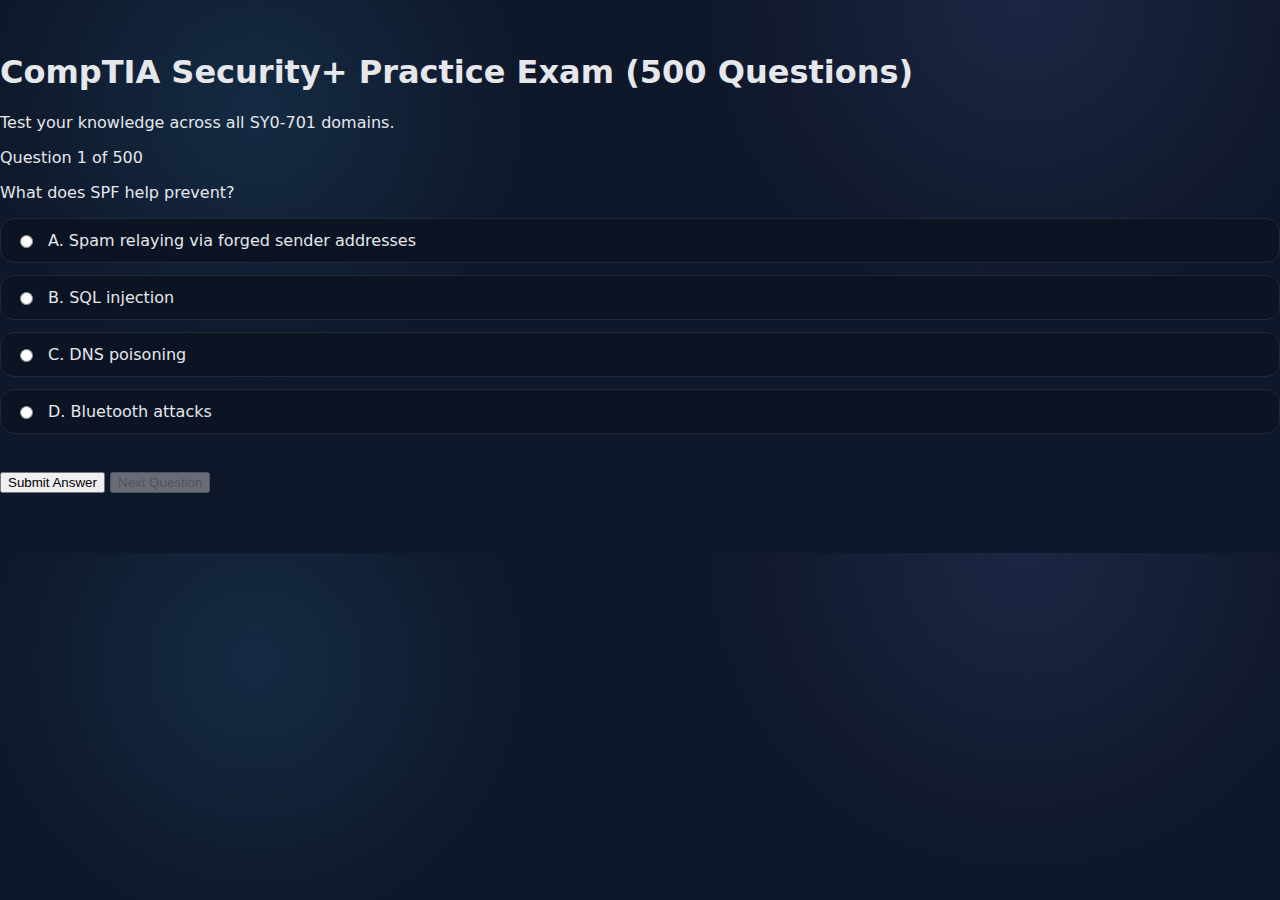
<file: index.html>
<!DOCTYPE html>
<html lang="en">
<head>
  <meta charset="UTF-8">
  <meta name="viewport" content="width=device-width, initial-scale=1.0">
  <title>CompTIA Security+ Practice Exam (500 Questions)</title>
  <link rel="stylesheet" href="style.css">
</head>
<body>
  <main class="page">
    <section class="quiz-container" aria-live="polite">
      <header class="quiz-header">
        <h1>CompTIA Security+ Practice Exam (500 Questions)</h1>
        <p class="quiz-subtitle">Test your knowledge across all SY0-701 domains.</p>
      </header>
      <div id="quiz-body" class="quiz-body">
        <div id="question-number" class="question-number"></div>
        <p id="question-text" class="question-text"></p>
        <form id="options-form" class="options" aria-label="Answer choices"></form>
        <div id="feedback" class="feedback" role="status"></div>
        <div class="actions">
          <button id="submit-btn" type="button">Submit Answer</button>
          <button id="next-btn" type="button" disabled>Next Question</button>
        </div>
      </div>
      <div id="results" class="results" hidden>
        <h2>Exam Complete</h2>
        <p id="score-text"></p>
        <button id="restart-btn" type="button">Retake Quiz</button>
      </div>
    </section>
  </main>
  <script src="questions.js"></script>
  <script src="script.js"></script>
</body>
</html>
</file>
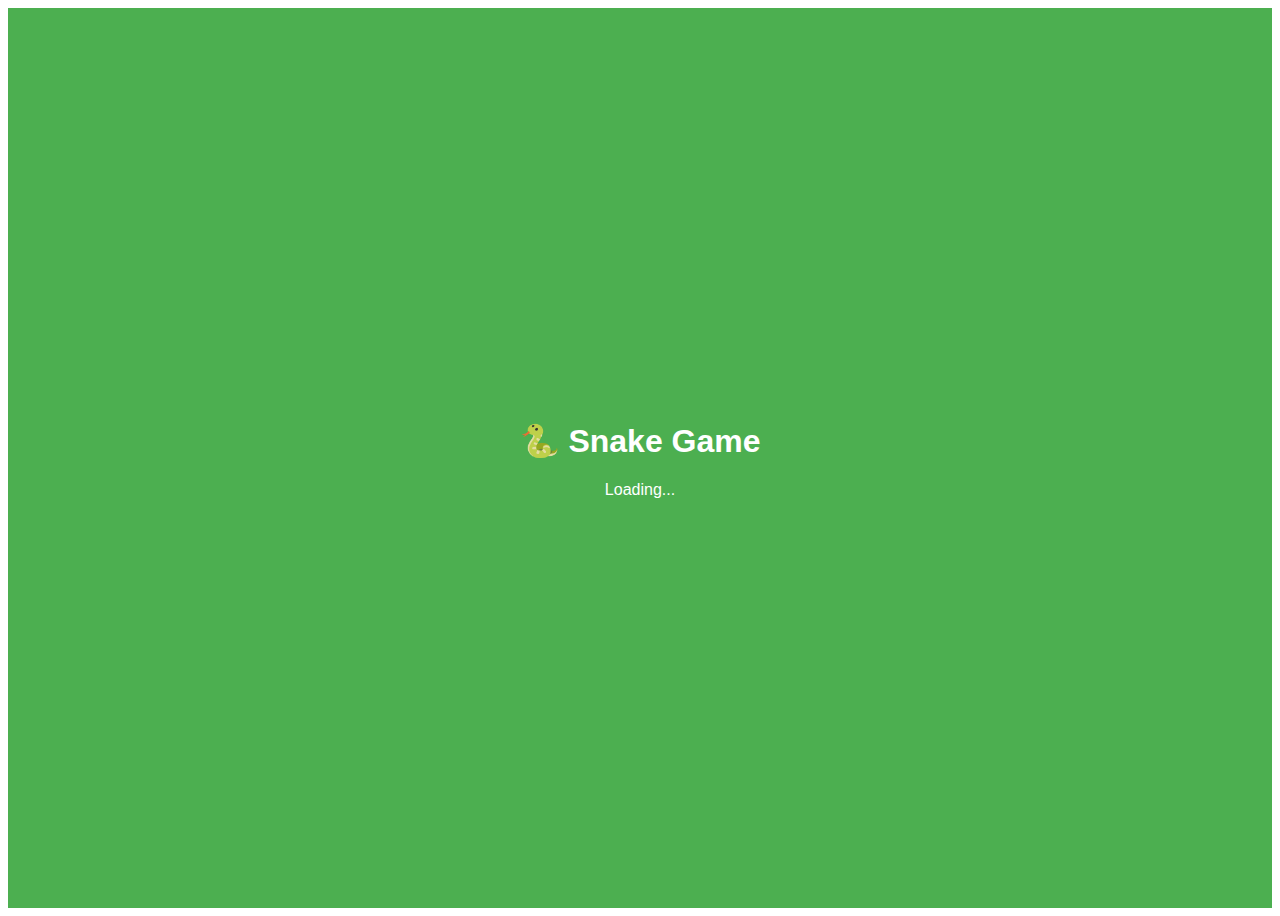
<file: web/index.html>
<!DOCTYPE html>
<html>
<head>
  <meta charset="UTF-8">
  <meta content="IE=Edge" http-equiv="X-UA-Compatible">
  <meta name="description" content="Snake Game - A Flutter implementation">
  <meta name="apple-mobile-web-app-capable" content="yes">
  <meta name="apple-mobile-web-app-status-bar-style" content="black">
  <meta name="apple-mobile-web-app-title" content="Snake Game">
  <link rel="apple-touch-icon" href="icons/Icon-192.png">
  <link rel="icon" type="image/png" href="favicon.png"/>
  <title>Snake Game</title>
  <link rel="manifest" href="manifest.json">
  <script>
    var serviceWorkerVersion = null;
    var scriptLoaded = false;
    function loadMainDartJs() {
      if (scriptLoaded) {
        return;
      }
      scriptLoaded = true;
      var scriptTag = document.createElement('script');
      scriptTag.src = 'main.dart.js';
      scriptTag.type = 'application/javascript';
      document.body.append(scriptTag);
    }

    if ('serviceWorker' in navigator) {
      window.addEventListener('load', function () {
        var serviceWorkerUrl = 'flutter_service_worker.js?v=' + serviceWorkerVersion;
        navigator.serviceWorker.register(serviceWorkerUrl)
          .then((reg) => {
            function waitForActivation(serviceWorker) {
              serviceWorker.addEventListener('statechange', () => {
                if (serviceWorker.state == 'activated') {
                  console.log('Installed new service worker.');
                  loadMainDartJs();
                }
              });
            }
            if (!reg.active && (reg.installing || reg.waiting)) {
              waitForActivation(reg.installing || reg.waiting);
            } else if (!reg.active.scriptURL.endsWith(serviceWorkerVersion)) {
              console.log('New service worker available.');
              reg.update();
              waitForActivation(reg.installing);
            } else {
              console.log('Loading app from service worker.');
              loadMainDartJs();
            }
          });
      });
    } else {
      loadMainDartJs();
    }
  </script>
</head>
<body>
  <div id="loading" style="display: flex; justify-content: center; align-items: center; height: 100vh; background: #4CAF50; color: white; font-family: Arial, sans-serif;">
    <div style="text-align: center;">
      <h1>🐍 Snake Game</h1>
      <p>Loading...</p>
    </div>
  </div>
</body>
</html>
</file>
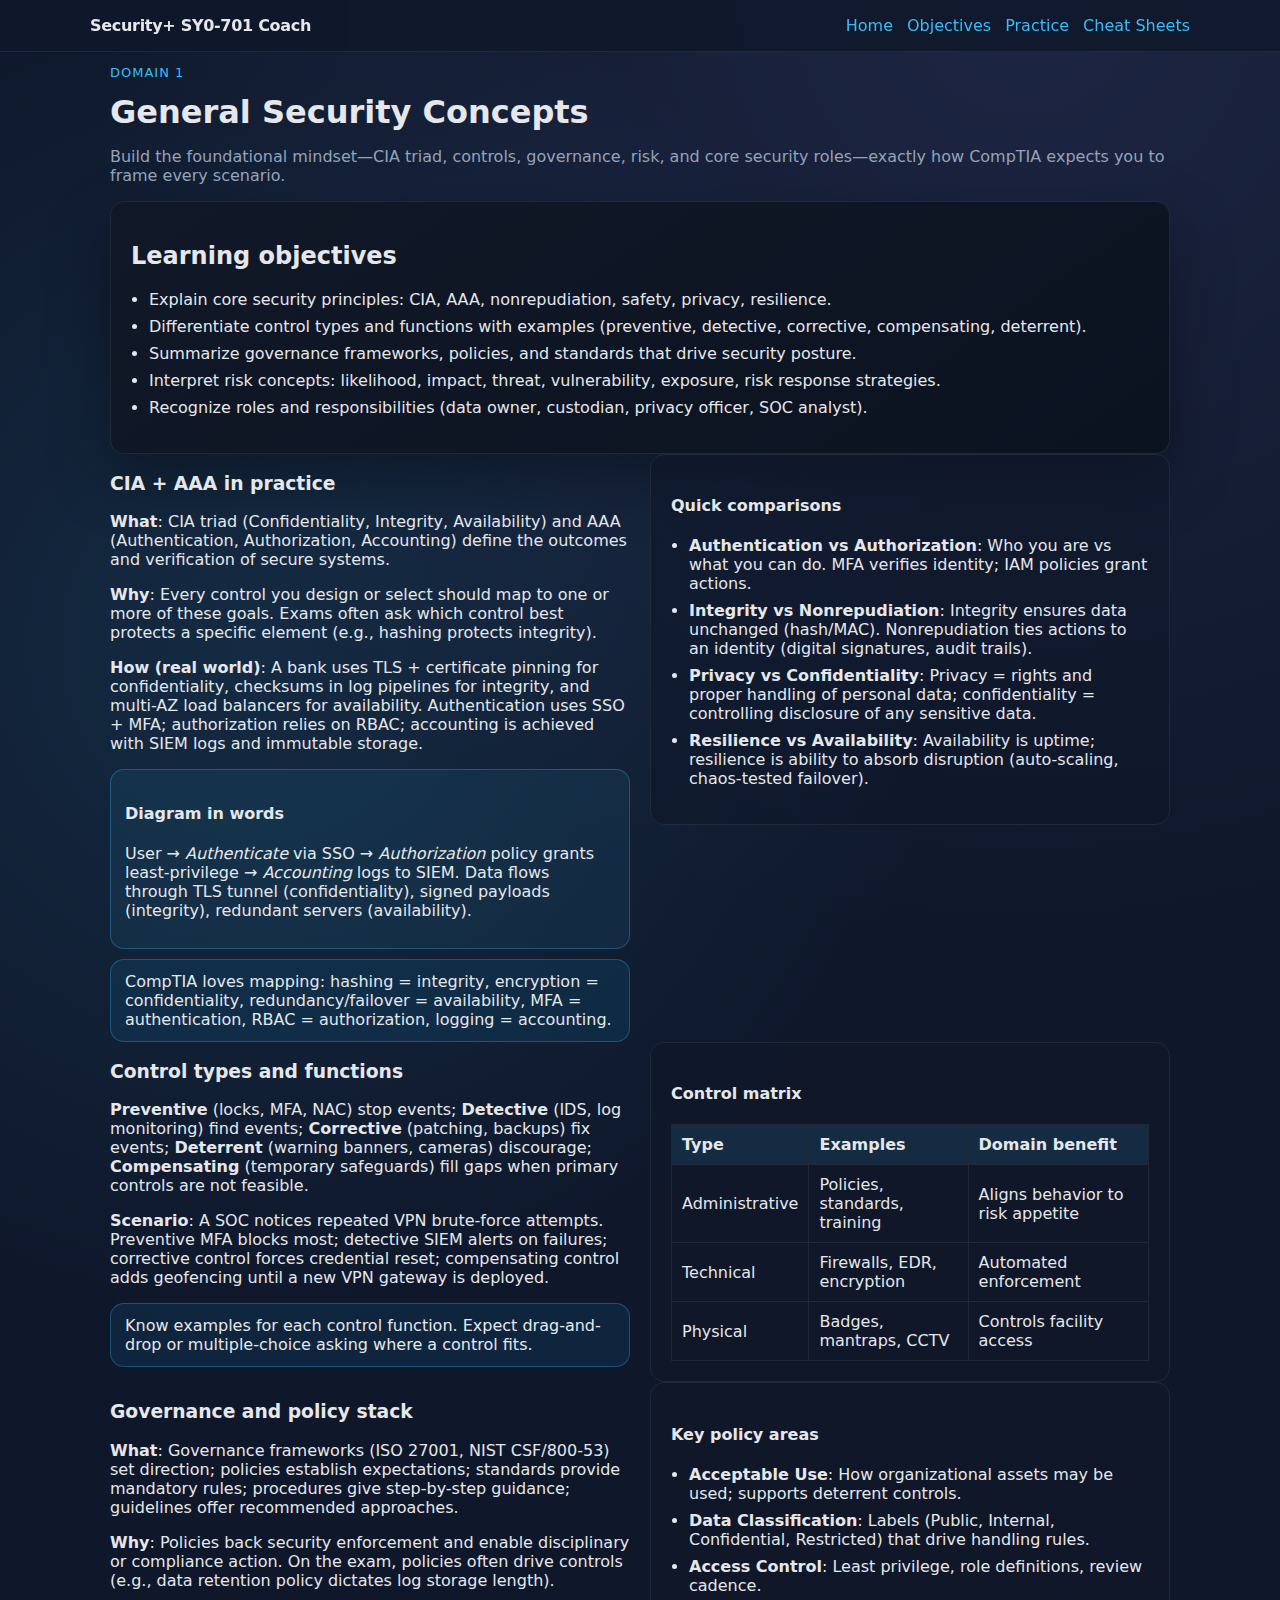
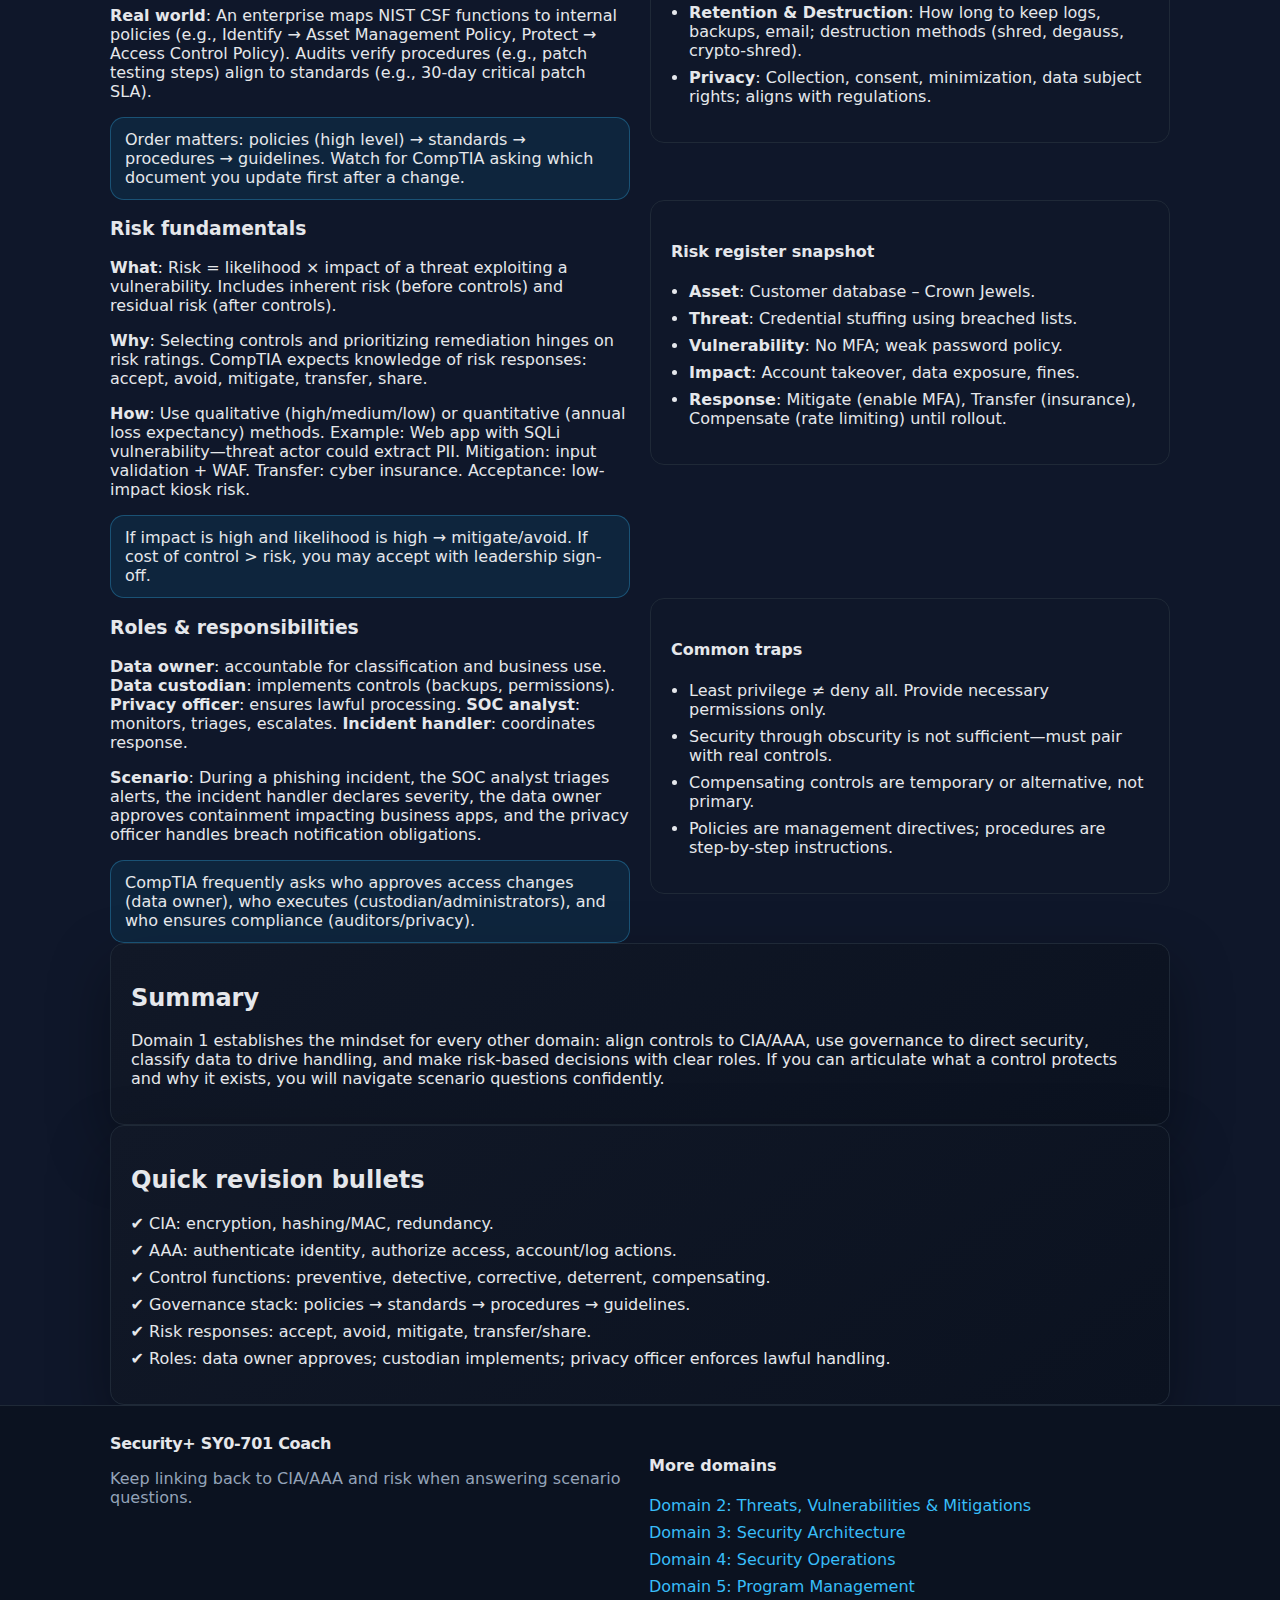
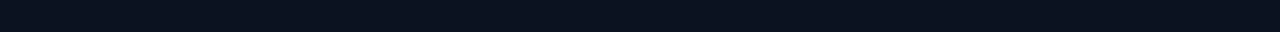
<file: domain1.html>
<!DOCTYPE html>
<html lang="en">
<head>
  <meta charset="UTF-8">
  <meta name="viewport" content="width=device-width, initial-scale=1.0">
  <title>Domain 1 – General Security Concepts | Security+ SY0-701</title>
  <link rel="stylesheet" href="style.css">
</head>
<body>
  <header class="site-header">
    <div class="container header-content">
      <div class="logo">Security+ SY0-701 Coach</div>
      <nav class="nav">
        <a href="index.html">Home</a>
        <a href="exam-objectives.html">Objectives</a>
        <a href="practice.html">Practice</a>
        <a href="revision.html">Cheat Sheets</a>
      </nav>
    </div>
  </header>

  <main class="container">
    <header class="page-header">
      <p class="eyebrow">Domain 1</p>
      <h1>General Security Concepts</h1>
      <p class="lead">Build the foundational mindset—CIA triad, controls, governance, risk, and core security roles—exactly how CompTIA expects you to frame every scenario.</p>
    </header>

    <section class="card">
      <h2>Learning objectives</h2>
      <ul class="bullet-list">
        <li>Explain core security principles: CIA, AAA, nonrepudiation, safety, privacy, resilience.</li>
        <li>Differentiate control types and functions with examples (preventive, detective, corrective, compensating, deterrent).</li>
        <li>Summarize governance frameworks, policies, and standards that drive security posture.</li>
        <li>Interpret risk concepts: likelihood, impact, threat, vulnerability, exposure, risk response strategies.</li>
        <li>Recognize roles and responsibilities (data owner, custodian, privacy officer, SOC analyst).</li>
      </ul>
    </section>

    <section class="grid two lesson">
      <div>
        <h3>CIA + AAA in practice</h3>
        <p><strong>What</strong>: CIA triad (Confidentiality, Integrity, Availability) and AAA (Authentication, Authorization, Accounting) define the outcomes and verification of secure systems.</p>
        <p><strong>Why</strong>: Every control you design or select should map to one or more of these goals. Exams often ask which control best protects a specific element (e.g., hashing protects integrity).</p>
        <p><strong>How (real world)</strong>: A bank uses TLS + certificate pinning for confidentiality, checksums in log pipelines for integrity, and multi-AZ load balancers for availability. Authentication uses SSO + MFA; authorization relies on RBAC; accounting is achieved with SIEM logs and immutable storage.</p>
        <div class="callout">
          <h4>Diagram in words</h4>
          <p>User → <em>Authenticate</em> via SSO → <em>Authorization</em> policy grants least-privilege → <em>Accounting</em> logs to SIEM. Data flows through TLS tunnel (confidentiality), signed payloads (integrity), redundant servers (availability).</p>
        </div>
        <div class="exam-tip">CompTIA loves mapping: hashing = integrity, encryption = confidentiality, redundancy/failover = availability, MFA = authentication, RBAC = authorization, logging = accounting.</div>
      </div>
      <div class="card outline">
        <h4>Quick comparisons</h4>
        <ul class="bullet-list">
          <li><strong>Authentication vs Authorization</strong>: Who you are vs what you can do. MFA verifies identity; IAM policies grant actions.</li>
          <li><strong>Integrity vs Nonrepudiation</strong>: Integrity ensures data unchanged (hash/MAC). Nonrepudiation ties actions to an identity (digital signatures, audit trails).</li>
          <li><strong>Privacy vs Confidentiality</strong>: Privacy = rights and proper handling of personal data; confidentiality = controlling disclosure of any sensitive data.</li>
          <li><strong>Resilience vs Availability</strong>: Availability is uptime; resilience is ability to absorb disruption (auto-scaling, chaos-tested failover).</li>
        </ul>
      </div>
    </section>

    <section class="grid two lesson">
      <div>
        <h3>Control types and functions</h3>
        <p><strong>Preventive</strong> (locks, MFA, NAC) stop events; <strong>Detective</strong> (IDS, log monitoring) find events; <strong>Corrective</strong> (patching, backups) fix events; <strong>Deterrent</strong> (warning banners, cameras) discourage; <strong>Compensating</strong> (temporary safeguards) fill gaps when primary controls are not feasible.</p>
        <p><strong>Scenario</strong>: A SOC notices repeated VPN brute-force attempts. Preventive MFA blocks most; detective SIEM alerts on failures; corrective control forces credential reset; compensating control adds geofencing until a new VPN gateway is deployed.</p>
        <div class="exam-tip">Know examples for each control function. Expect drag-and-drop or multiple-choice asking where a control fits.</div>
      </div>
      <div class="card outline">
        <h4>Control matrix</h4>
        <table class="table">
          <thead><tr><th>Type</th><th>Examples</th><th>Domain benefit</th></tr></thead>
          <tbody>
            <tr><td>Administrative</td><td>Policies, standards, training</td><td>Aligns behavior to risk appetite</td></tr>
            <tr><td>Technical</td><td>Firewalls, EDR, encryption</td><td>Automated enforcement</td></tr>
            <tr><td>Physical</td><td>Badges, mantraps, CCTV</td><td>Controls facility access</td></tr>
          </tbody>
        </table>
      </div>
    </section>

    <section class="grid two lesson">
      <div>
        <h3>Governance and policy stack</h3>
        <p><strong>What</strong>: Governance frameworks (ISO 27001, NIST CSF/800-53) set direction; policies establish expectations; standards provide mandatory rules; procedures give step-by-step guidance; guidelines offer recommended approaches.</p>
        <p><strong>Why</strong>: Policies back security enforcement and enable disciplinary or compliance action. On the exam, policies often drive controls (e.g., data retention policy dictates log storage length).</p>
        <p><strong>Real world</strong>: An enterprise maps NIST CSF functions to internal policies (e.g., Identify → Asset Management Policy, Protect → Access Control Policy). Audits verify procedures (e.g., patch testing steps) align to standards (e.g., 30-day critical patch SLA).</p>
        <div class="exam-tip">Order matters: policies (high level) → standards → procedures → guidelines. Watch for CompTIA asking which document you update first after a change.</div>
      </div>
      <div class="card outline">
        <h4>Key policy areas</h4>
        <ul class="bullet-list">
          <li><strong>Acceptable Use</strong>: How organizational assets may be used; supports deterrent controls.</li>
          <li><strong>Data Classification</strong>: Labels (Public, Internal, Confidential, Restricted) that drive handling rules.</li>
          <li><strong>Access Control</strong>: Least privilege, role definitions, review cadence.</li>
          <li><strong>Retention & Destruction</strong>: How long to keep logs, backups, email; destruction methods (shred, degauss, crypto-shred).</li>
          <li><strong>Privacy</strong>: Collection, consent, minimization, data subject rights; aligns with regulations.</li>
        </ul>
      </div>
    </section>

    <section class="grid two lesson">
      <div>
        <h3>Risk fundamentals</h3>
        <p><strong>What</strong>: Risk = likelihood × impact of a threat exploiting a vulnerability. Includes inherent risk (before controls) and residual risk (after controls).</p>
        <p><strong>Why</strong>: Selecting controls and prioritizing remediation hinges on risk ratings. CompTIA expects knowledge of risk responses: accept, avoid, mitigate, transfer, share.</p>
        <p><strong>How</strong>: Use qualitative (high/medium/low) or quantitative (annual loss expectancy) methods. Example: Web app with SQLi vulnerability—threat actor could extract PII. Mitigation: input validation + WAF. Transfer: cyber insurance. Acceptance: low-impact kiosk risk.</p>
        <div class="exam-tip">If impact is high and likelihood is high → mitigate/avoid. If cost of control &gt; risk, you may accept with leadership sign-off.</div>
      </div>
      <div class="card outline">
        <h4>Risk register snapshot</h4>
        <ul class="bullet-list">
          <li><strong>Asset</strong>: Customer database – Crown Jewels.</li>
          <li><strong>Threat</strong>: Credential stuffing using breached lists.</li>
          <li><strong>Vulnerability</strong>: No MFA; weak password policy.</li>
          <li><strong>Impact</strong>: Account takeover, data exposure, fines.</li>
          <li><strong>Response</strong>: Mitigate (enable MFA), Transfer (insurance), Compensate (rate limiting) until rollout.</li>
        </ul>
      </div>
    </section>

    <section class="grid two lesson">
      <div>
        <h3>Roles & responsibilities</h3>
        <p><strong>Data owner</strong>: accountable for classification and business use. <strong>Data custodian</strong>: implements controls (backups, permissions). <strong>Privacy officer</strong>: ensures lawful processing. <strong>SOC analyst</strong>: monitors, triages, escalates. <strong>Incident handler</strong>: coordinates response.</p>
        <p><strong>Scenario</strong>: During a phishing incident, the SOC analyst triages alerts, the incident handler declares severity, the data owner approves containment impacting business apps, and the privacy officer handles breach notification obligations.</p>
        <div class="exam-tip">CompTIA frequently asks who approves access changes (data owner), who executes (custodian/administrators), and who ensures compliance (auditors/privacy).</div>
      </div>
      <div class="card outline">
        <h4>Common traps</h4>
        <ul class="bullet-list">
          <li>Least privilege ≠ deny all. Provide necessary permissions only.</li>
          <li>Security through obscurity is not sufficient—must pair with real controls.</li>
          <li>Compensating controls are temporary or alternative, not primary.</li>
          <li>Policies are management directives; procedures are step-by-step instructions.</li>
        </ul>
      </div>
    </section>

    <section class="card">
      <h2>Summary</h2>
      <p>Domain 1 establishes the mindset for every other domain: align controls to CIA/AAA, use governance to direct security, classify data to drive handling, and make risk-based decisions with clear roles. If you can articulate what a control protects and why it exists, you will navigate scenario questions confidently.</p>
    </section>

    <section class="card">
      <h2>Quick revision bullets</h2>
      <ul class="checklist">
        <li>CIA: encryption, hashing/MAC, redundancy.</li>
        <li>AAA: authenticate identity, authorize access, account/log actions.</li>
        <li>Control functions: preventive, detective, corrective, deterrent, compensating.</li>
        <li>Governance stack: policies → standards → procedures → guidelines.</li>
        <li>Risk responses: accept, avoid, mitigate, transfer/share.</li>
        <li>Roles: data owner approves; custodian implements; privacy officer enforces lawful handling.</li>
      </ul>
    </section>
  </main>

  <footer class="footer">
    <div class="container footer-grid">
      <div>
        <div class="logo">Security+ SY0-701 Coach</div>
        <p class="muted">Keep linking back to CIA/AAA and risk when answering scenario questions.</p>
      </div>
      <div>
        <h4>More domains</h4>
        <ul class="footer-links">
          <li><a href="domain2.html">Domain 2: Threats, Vulnerabilities & Mitigations</a></li>
          <li><a href="domain3.html">Domain 3: Security Architecture</a></li>
          <li><a href="domain4.html">Domain 4: Security Operations</a></li>
          <li><a href="domain5.html">Domain 5: Program Management</a></li>
        </ul>
      </div>
    </div>
  </footer>
</body>
</html>
</file>
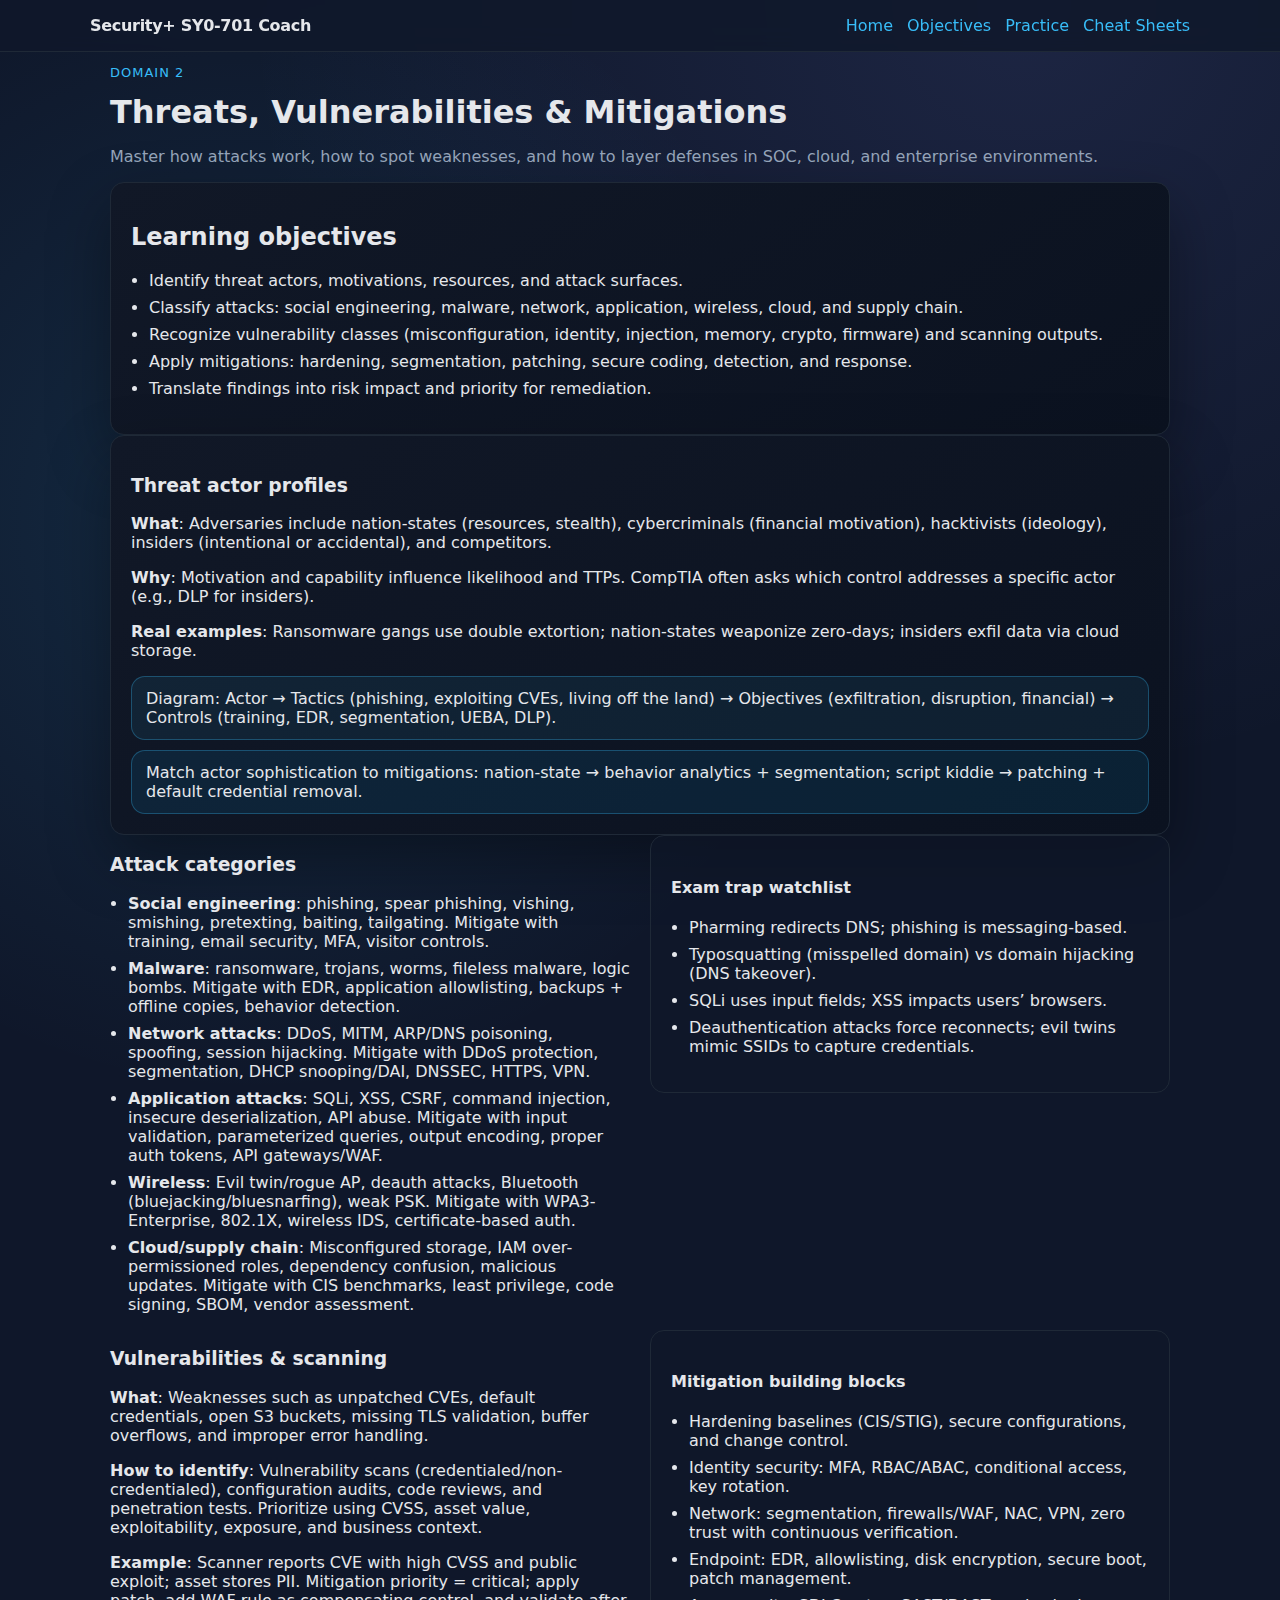
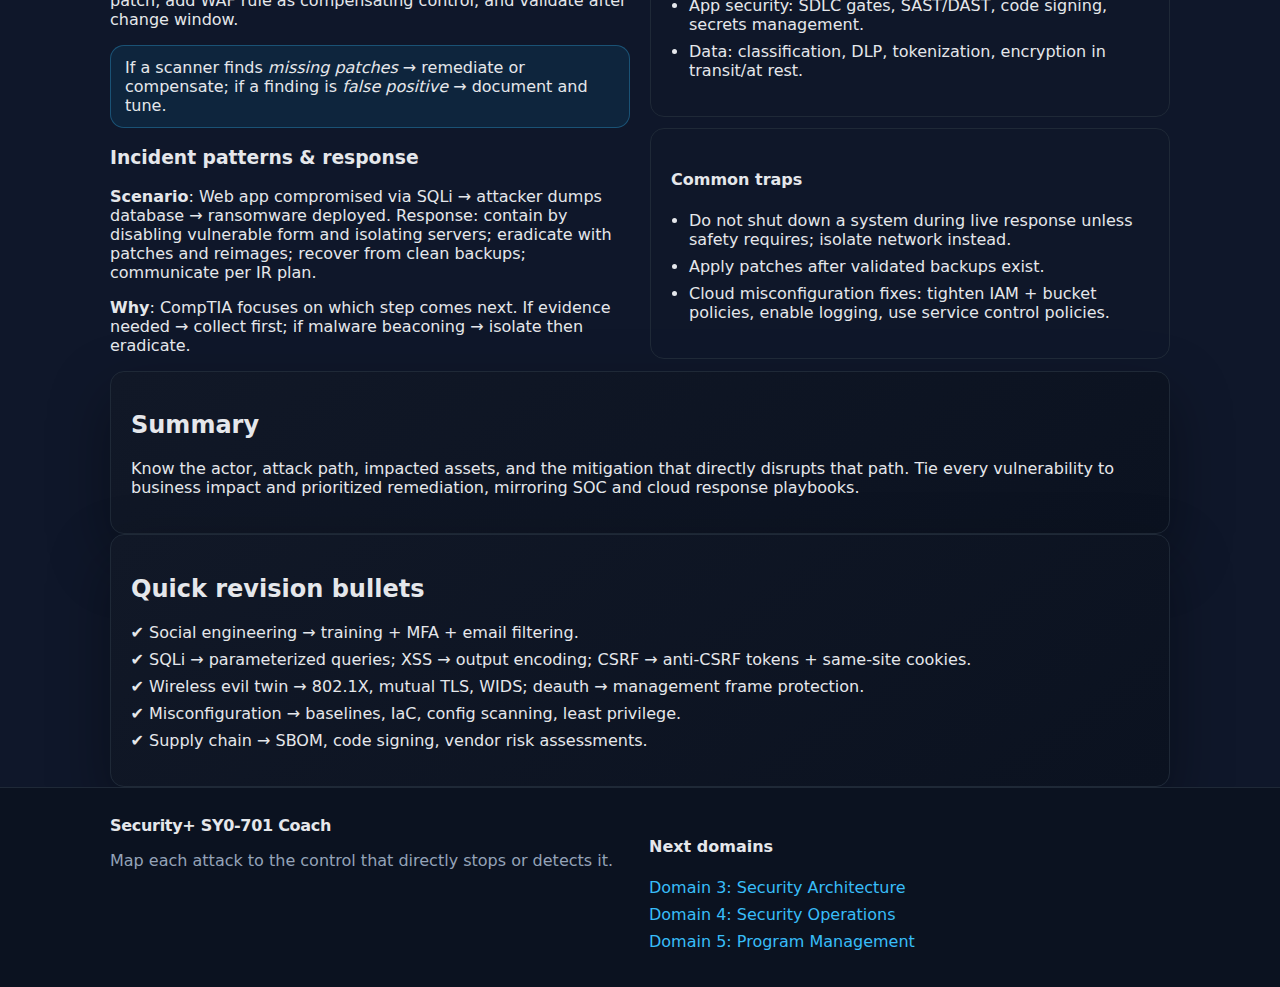
<file: domain2.html>
<!DOCTYPE html>
<html lang="en">
<head>
  <meta charset="UTF-8">
  <meta name="viewport" content="width=device-width, initial-scale=1.0">
  <title>Domain 2 – Threats, Vulnerabilities & Mitigations | Security+ SY0-701</title>
  <link rel="stylesheet" href="style.css">
</head>
<body>
  <header class="site-header">
    <div class="container header-content">
      <div class="logo">Security+ SY0-701 Coach</div>
      <nav class="nav">
        <a href="index.html">Home</a>
        <a href="exam-objectives.html">Objectives</a>
        <a href="practice.html">Practice</a>
        <a href="revision.html">Cheat Sheets</a>
      </nav>
    </div>
  </header>

  <main class="container">
    <header class="page-header">
      <p class="eyebrow">Domain 2</p>
      <h1>Threats, Vulnerabilities & Mitigations</h1>
      <p class="lead">Master how attacks work, how to spot weaknesses, and how to layer defenses in SOC, cloud, and enterprise environments.</p>
    </header>

    <section class="card">
      <h2>Learning objectives</h2>
      <ul class="bullet-list">
        <li>Identify threat actors, motivations, resources, and attack surfaces.</li>
        <li>Classify attacks: social engineering, malware, network, application, wireless, cloud, and supply chain.</li>
        <li>Recognize vulnerability classes (misconfiguration, identity, injection, memory, crypto, firmware) and scanning outputs.</li>
        <li>Apply mitigations: hardening, segmentation, patching, secure coding, detection, and response.</li>
        <li>Translate findings into risk impact and priority for remediation.</li>
      </ul>
    </section>

    <section class="lesson card">
      <h3>Threat actor profiles</h3>
      <p><strong>What</strong>: Adversaries include nation-states (resources, stealth), cybercriminals (financial motivation), hacktivists (ideology), insiders (intentional or accidental), and competitors.</p>
      <p><strong>Why</strong>: Motivation and capability influence likelihood and TTPs. CompTIA often asks which control addresses a specific actor (e.g., DLP for insiders).</p>
      <p><strong>Real examples</strong>: Ransomware gangs use double extortion; nation-states weaponize zero-days; insiders exfil data via cloud storage.</p>
      <div class="callout">Diagram: Actor → Tactics (phishing, exploiting CVEs, living off the land) → Objectives (exfiltration, disruption, financial) → Controls (training, EDR, segmentation, UEBA, DLP).</div>
      <div class="exam-tip">Match actor sophistication to mitigations: nation-state → behavior analytics + segmentation; script kiddie → patching + default credential removal.</div>
    </section>

    <section class="grid two lesson">
      <div>
        <h3>Attack categories</h3>
        <ul class="bullet-list">
          <li><strong>Social engineering</strong>: phishing, spear phishing, vishing, smishing, pretexting, baiting, tailgating. Mitigate with training, email security, MFA, visitor controls.</li>
          <li><strong>Malware</strong>: ransomware, trojans, worms, fileless malware, logic bombs. Mitigate with EDR, application allowlisting, backups + offline copies, behavior detection.</li>
          <li><strong>Network attacks</strong>: DDoS, MITM, ARP/DNS poisoning, spoofing, session hijacking. Mitigate with DDoS protection, segmentation, DHCP snooping/DAI, DNSSEC, HTTPS, VPN.</li>
          <li><strong>Application attacks</strong>: SQLi, XSS, CSRF, command injection, insecure deserialization, API abuse. Mitigate with input validation, parameterized queries, output encoding, proper auth tokens, API gateways/WAF.</li>
          <li><strong>Wireless</strong>: Evil twin/rogue AP, deauth attacks, Bluetooth (bluejacking/bluesnarfing), weak PSK. Mitigate with WPA3-Enterprise, 802.1X, wireless IDS, certificate-based auth.</li>
          <li><strong>Cloud/supply chain</strong>: Misconfigured storage, IAM over-permissioned roles, dependency confusion, malicious updates. Mitigate with CIS benchmarks, least privilege, code signing, SBOM, vendor assessment.</li>
        </ul>
      </div>
      <div class="card outline">
        <h4>Exam trap watchlist</h4>
        <ul class="bullet-list">
          <li>Pharming redirects DNS; phishing is messaging-based.</li>
          <li>Typosquatting (misspelled domain) vs domain hijacking (DNS takeover).</li>
          <li>SQLi uses input fields; XSS impacts users’ browsers.</li>
          <li>Deauthentication attacks force reconnects; evil twins mimic SSIDs to capture credentials.</li>
        </ul>
      </div>
    </section>

    <section class="grid two lesson">
      <div>
        <h3>Vulnerabilities & scanning</h3>
        <p><strong>What</strong>: Weaknesses such as unpatched CVEs, default credentials, open S3 buckets, missing TLS validation, buffer overflows, and improper error handling.</p>
        <p><strong>How to identify</strong>: Vulnerability scans (credentialed/non-credentialed), configuration audits, code reviews, and penetration tests. Prioritize using CVSS, asset value, exploitability, exposure, and business context.</p>
        <p><strong>Example</strong>: Scanner reports CVE with high CVSS and public exploit; asset stores PII. Mitigation priority = critical; apply patch, add WAF rule as compensating control, and validate after change window.</p>
        <div class="exam-tip">If a scanner finds <em>missing patches</em> → remediate or compensate; if a finding is <em>false positive</em> → document and tune.</div>
      </div>
      <div class="card outline">
        <h4>Mitigation building blocks</h4>
        <ul class="bullet-list">
          <li>Hardening baselines (CIS/STIG), secure configurations, and change control.</li>
          <li>Identity security: MFA, RBAC/ABAC, conditional access, key rotation.</li>
          <li>Network: segmentation, firewalls/WAF, NAC, VPN, zero trust with continuous verification.</li>
          <li>Endpoint: EDR, allowlisting, disk encryption, secure boot, patch management.</li>
          <li>App security: SDLC gates, SAST/DAST, code signing, secrets management.</li>
          <li>Data: classification, DLP, tokenization, encryption in transit/at rest.</li>
        </ul>
      </div>
    </section>

    <section class="grid two lesson">
      <div>
        <h3>Incident patterns & response</h3>
        <p><strong>Scenario</strong>: Web app compromised via SQLi → attacker dumps database → ransomware deployed. Response: contain by disabling vulnerable form and isolating servers; eradicate with patches and reimages; recover from clean backups; communicate per IR plan.</p>
        <p><strong>Why</strong>: CompTIA focuses on which step comes next. If evidence needed → collect first; if malware beaconing → isolate then eradicate.</p>
      </div>
      <div class="card outline">
        <h4>Common traps</h4>
        <ul class="bullet-list">
          <li>Do not shut down a system during live response unless safety requires; isolate network instead.</li>
          <li>Apply patches after validated backups exist.</li>
          <li>Cloud misconfiguration fixes: tighten IAM + bucket policies, enable logging, use service control policies.</li>
        </ul>
      </div>
    </section>

    <section class="card">
      <h2>Summary</h2>
      <p>Know the actor, attack path, impacted assets, and the mitigation that directly disrupts that path. Tie every vulnerability to business impact and prioritized remediation, mirroring SOC and cloud response playbooks.</p>
    </section>

    <section class="card">
      <h2>Quick revision bullets</h2>
      <ul class="checklist">
        <li>Social engineering → training + MFA + email filtering.</li>
        <li>SQLi → parameterized queries; XSS → output encoding; CSRF → anti-CSRF tokens + same-site cookies.</li>
        <li>Wireless evil twin → 802.1X, mutual TLS, WIDS; deauth → management frame protection.</li>
        <li>Misconfiguration → baselines, IaC, config scanning, least privilege.</li>
        <li>Supply chain → SBOM, code signing, vendor risk assessments.</li>
      </ul>
    </section>
  </main>

  <footer class="footer">
    <div class="container footer-grid">
      <div>
        <div class="logo">Security+ SY0-701 Coach</div>
        <p class="muted">Map each attack to the control that directly stops or detects it.</p>
      </div>
      <div>
        <h4>Next domains</h4>
        <ul class="footer-links">
          <li><a href="domain3.html">Domain 3: Security Architecture</a></li>
          <li><a href="domain4.html">Domain 4: Security Operations</a></li>
          <li><a href="domain5.html">Domain 5: Program Management</a></li>
        </ul>
      </div>
    </div>
  </footer>
</body>
</html>
</file>
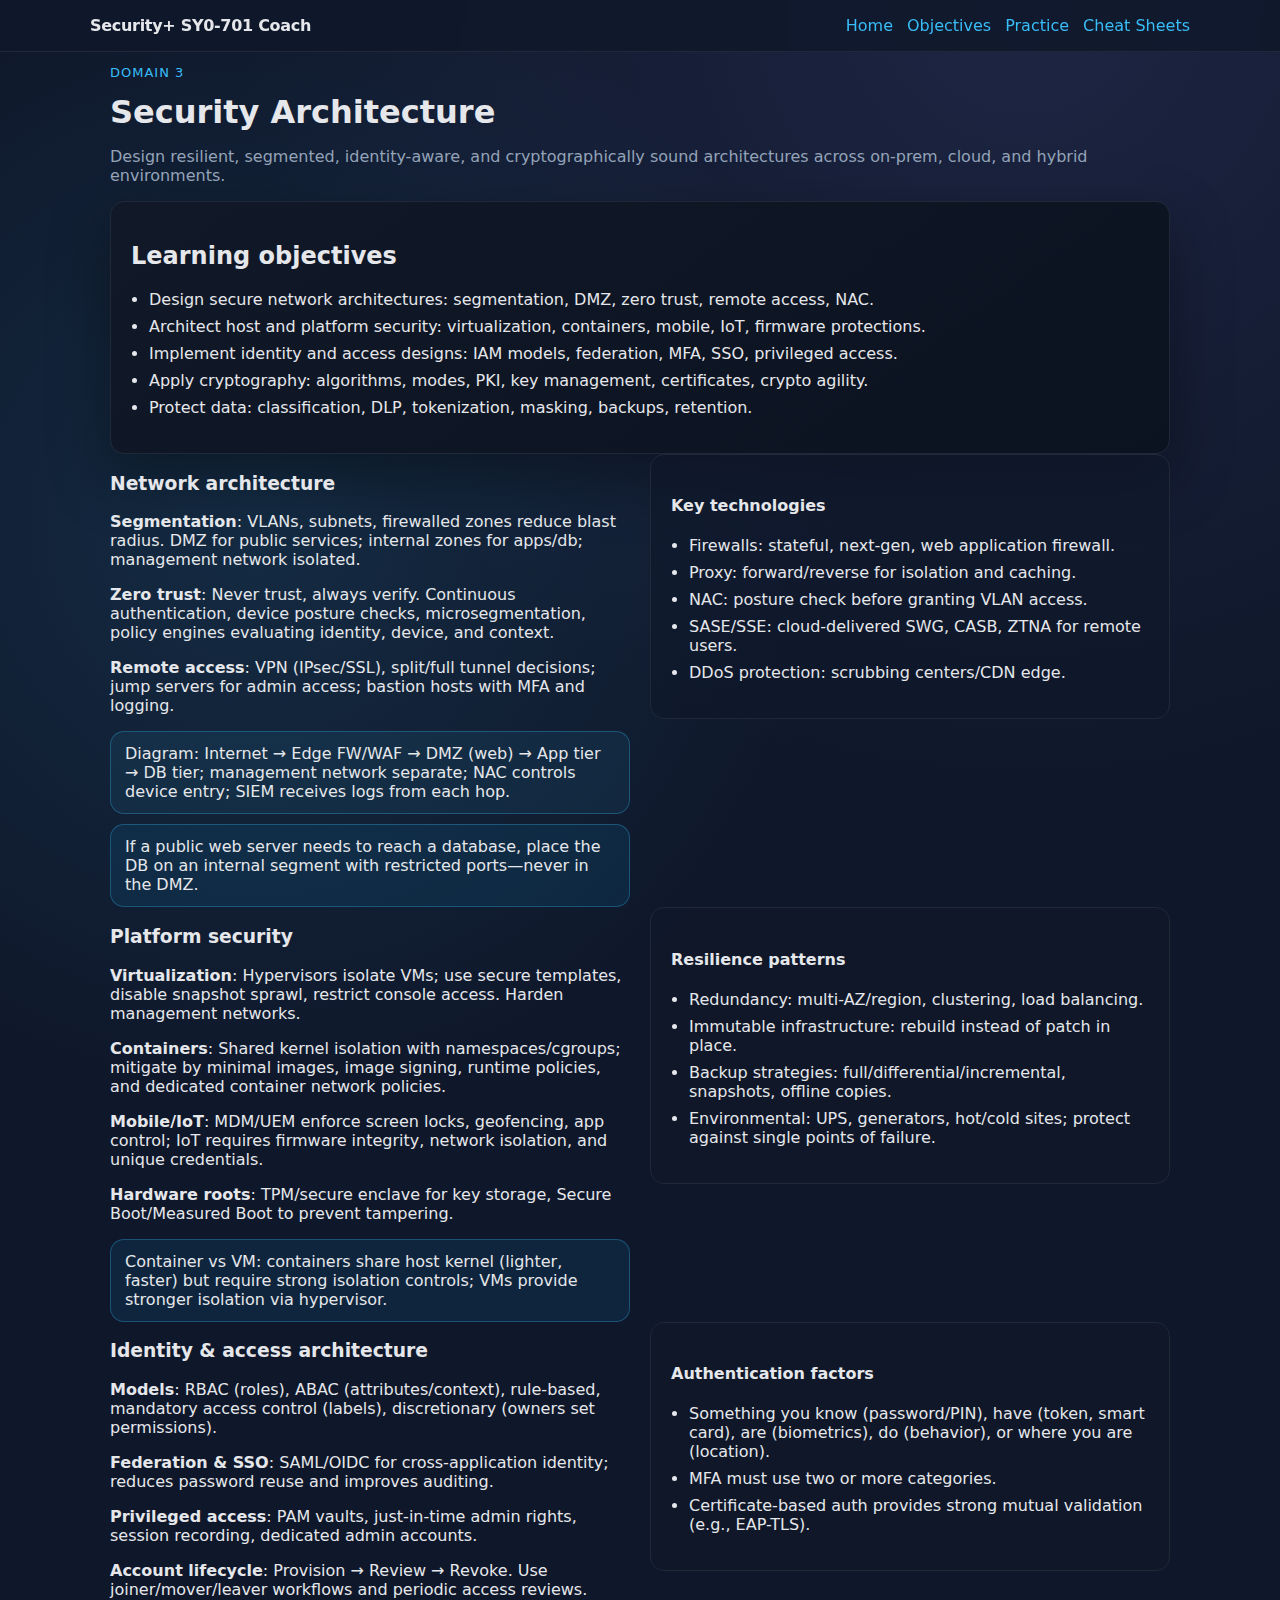
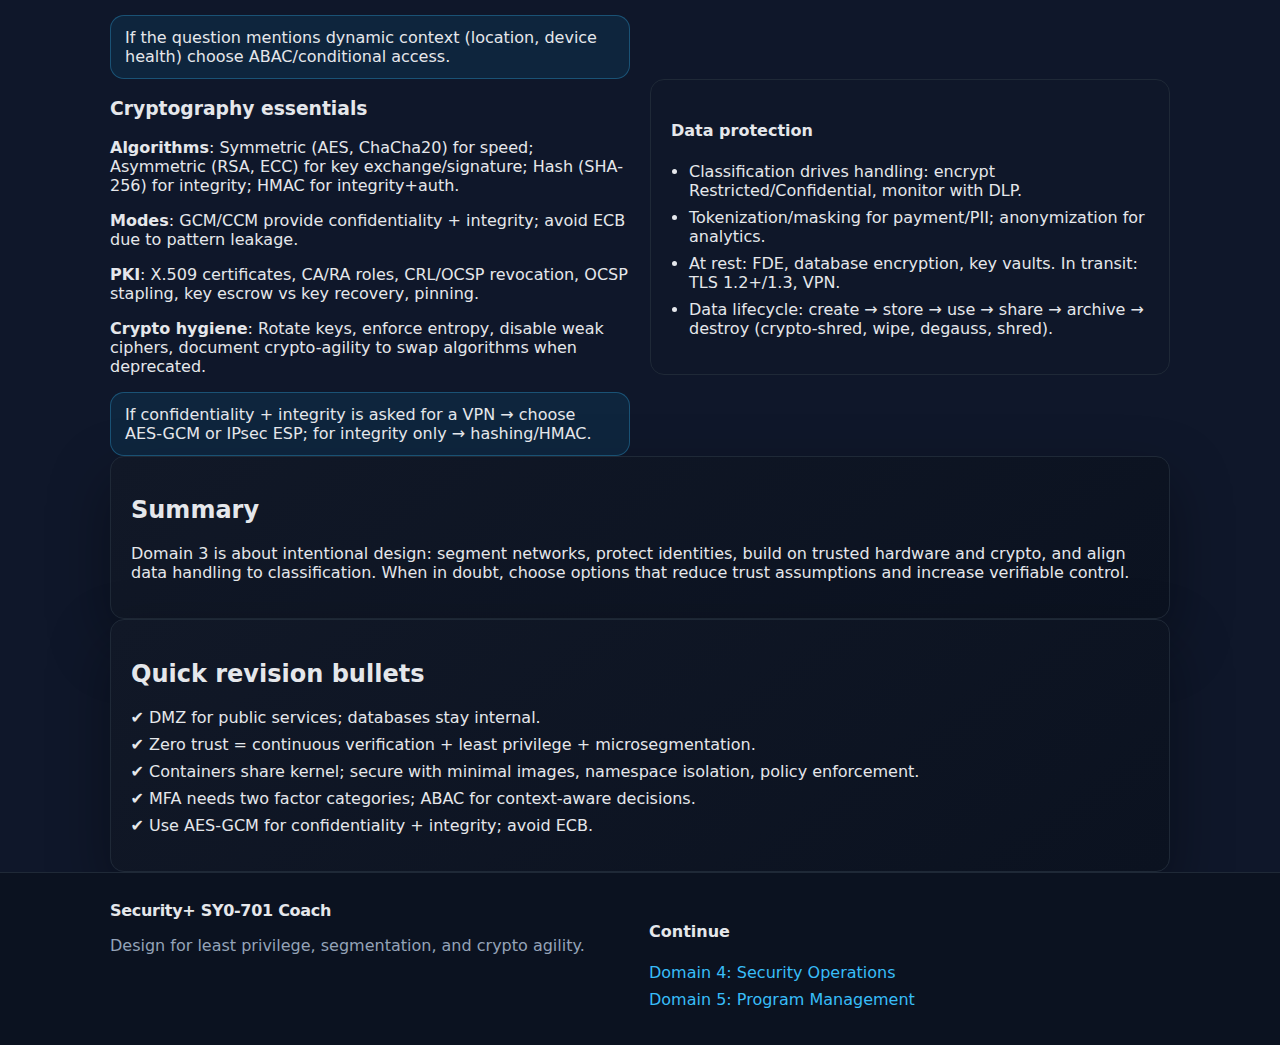
<file: domain3.html>
<!DOCTYPE html>
<html lang="en">
<head>
  <meta charset="UTF-8">
  <meta name="viewport" content="width=device-width, initial-scale=1.0">
  <title>Domain 3 – Security Architecture | Security+ SY0-701</title>
  <link rel="stylesheet" href="style.css">
</head>
<body>
  <header class="site-header">
    <div class="container header-content">
      <div class="logo">Security+ SY0-701 Coach</div>
      <nav class="nav">
        <a href="index.html">Home</a>
        <a href="exam-objectives.html">Objectives</a>
        <a href="practice.html">Practice</a>
        <a href="revision.html">Cheat Sheets</a>
      </nav>
    </div>
  </header>

  <main class="container">
    <header class="page-header">
      <p class="eyebrow">Domain 3</p>
      <h1>Security Architecture</h1>
      <p class="lead">Design resilient, segmented, identity-aware, and cryptographically sound architectures across on-prem, cloud, and hybrid environments.</p>
    </header>

    <section class="card">
      <h2>Learning objectives</h2>
      <ul class="bullet-list">
        <li>Design secure network architectures: segmentation, DMZ, zero trust, remote access, NAC.</li>
        <li>Architect host and platform security: virtualization, containers, mobile, IoT, firmware protections.</li>
        <li>Implement identity and access designs: IAM models, federation, MFA, SSO, privileged access.</li>
        <li>Apply cryptography: algorithms, modes, PKI, key management, certificates, crypto agility.</li>
        <li>Protect data: classification, DLP, tokenization, masking, backups, retention.</li>
      </ul>
    </section>

    <section class="grid two lesson">
      <div>
        <h3>Network architecture</h3>
        <p><strong>Segmentation</strong>: VLANs, subnets, firewalled zones reduce blast radius. DMZ for public services; internal zones for apps/db; management network isolated.</p>
        <p><strong>Zero trust</strong>: Never trust, always verify. Continuous authentication, device posture checks, microsegmentation, policy engines evaluating identity, device, and context.</p>
        <p><strong>Remote access</strong>: VPN (IPsec/SSL), split/full tunnel decisions; jump servers for admin access; bastion hosts with MFA and logging.</p>
        <div class="callout">Diagram: Internet → Edge FW/WAF → DMZ (web) → App tier → DB tier; management network separate; NAC controls device entry; SIEM receives logs from each hop.</div>
        <div class="exam-tip">If a public web server needs to reach a database, place the DB on an internal segment with restricted ports—never in the DMZ.</div>
      </div>
      <div class="card outline">
        <h4>Key technologies</h4>
        <ul class="bullet-list">
          <li>Firewalls: stateful, next-gen, web application firewall.</li>
          <li>Proxy: forward/reverse for isolation and caching.</li>
          <li>NAC: posture check before granting VLAN access.</li>
          <li>SASE/SSE: cloud-delivered SWG, CASB, ZTNA for remote users.</li>
          <li>DDoS protection: scrubbing centers/CDN edge.</li>
        </ul>
      </div>
    </section>

    <section class="grid two lesson">
      <div>
        <h3>Platform security</h3>
        <p><strong>Virtualization</strong>: Hypervisors isolate VMs; use secure templates, disable snapshot sprawl, restrict console access. Harden management networks.</p>
        <p><strong>Containers</strong>: Shared kernel isolation with namespaces/cgroups; mitigate by minimal images, image signing, runtime policies, and dedicated container network policies.</p>
        <p><strong>Mobile/IoT</strong>: MDM/UEM enforce screen locks, geofencing, app control; IoT requires firmware integrity, network isolation, and unique credentials.</p>
        <p><strong>Hardware roots</strong>: TPM/secure enclave for key storage, Secure Boot/Measured Boot to prevent tampering.</p>
        <div class="exam-tip">Container vs VM: containers share host kernel (lighter, faster) but require strong isolation controls; VMs provide stronger isolation via hypervisor.</div>
      </div>
      <div class="card outline">
        <h4>Resilience patterns</h4>
        <ul class="bullet-list">
          <li>Redundancy: multi-AZ/region, clustering, load balancing.</li>
          <li>Immutable infrastructure: rebuild instead of patch in place.</li>
          <li>Backup strategies: full/differential/incremental, snapshots, offline copies.</li>
          <li>Environmental: UPS, generators, hot/cold sites; protect against single points of failure.</li>
        </ul>
      </div>
    </section>

    <section class="grid two lesson">
      <div>
        <h3>Identity & access architecture</h3>
        <p><strong>Models</strong>: RBAC (roles), ABAC (attributes/context), rule-based, mandatory access control (labels), discretionary (owners set permissions).</p>
        <p><strong>Federation & SSO</strong>: SAML/OIDC for cross-application identity; reduces password reuse and improves auditing.</p>
        <p><strong>Privileged access</strong>: PAM vaults, just-in-time admin rights, session recording, dedicated admin accounts.</p>
        <p><strong>Account lifecycle</strong>: Provision → Review → Revoke. Use joiner/mover/leaver workflows and periodic access reviews.</p>
        <div class="exam-tip">If the question mentions dynamic context (location, device health) choose ABAC/conditional access.</div>
      </div>
      <div class="card outline">
        <h4>Authentication factors</h4>
        <ul class="bullet-list">
          <li>Something you know (password/PIN), have (token, smart card), are (biometrics), do (behavior), or where you are (location).</li>
          <li>MFA must use two or more categories.</li>
          <li>Certificate-based auth provides strong mutual validation (e.g., EAP-TLS).</li>
        </ul>
      </div>
    </section>

    <section class="grid two lesson">
      <div>
        <h3>Cryptography essentials</h3>
        <p><strong>Algorithms</strong>: Symmetric (AES, ChaCha20) for speed; Asymmetric (RSA, ECC) for key exchange/signature; Hash (SHA-256) for integrity; HMAC for integrity+auth.</p>
        <p><strong>Modes</strong>: GCM/CCM provide confidentiality + integrity; avoid ECB due to pattern leakage.</p>
        <p><strong>PKI</strong>: X.509 certificates, CA/RA roles, CRL/OCSP revocation, OCSP stapling, key escrow vs key recovery, pinning.</p>
        <p><strong>Crypto hygiene</strong>: Rotate keys, enforce entropy, disable weak ciphers, document crypto-agility to swap algorithms when deprecated.</p>
        <div class="exam-tip">If confidentiality + integrity is asked for a VPN → choose AES-GCM or IPsec ESP; for integrity only → hashing/HMAC.</div>
      </div>
      <div class="card outline">
        <h4>Data protection</h4>
        <ul class="bullet-list">
          <li>Classification drives handling: encrypt Restricted/Confidential, monitor with DLP.</li>
          <li>Tokenization/masking for payment/PII; anonymization for analytics.</li>
          <li>At rest: FDE, database encryption, key vaults. In transit: TLS 1.2+/1.3, VPN.</li>
          <li>Data lifecycle: create → store → use → share → archive → destroy (crypto-shred, wipe, degauss, shred).</li>
        </ul>
      </div>
    </section>

    <section class="card">
      <h2>Summary</h2>
      <p>Domain 3 is about intentional design: segment networks, protect identities, build on trusted hardware and crypto, and align data handling to classification. When in doubt, choose options that reduce trust assumptions and increase verifiable control.</p>
    </section>

    <section class="card">
      <h2>Quick revision bullets</h2>
      <ul class="checklist">
        <li>DMZ for public services; databases stay internal.</li>
        <li>Zero trust = continuous verification + least privilege + microsegmentation.</li>
        <li>Containers share kernel; secure with minimal images, namespace isolation, policy enforcement.</li>
        <li>MFA needs two factor categories; ABAC for context-aware decisions.</li>
        <li>Use AES-GCM for confidentiality + integrity; avoid ECB.</li>
      </ul>
    </section>
  </main>

  <footer class="footer">
    <div class="container footer-grid">
      <div>
        <div class="logo">Security+ SY0-701 Coach</div>
        <p class="muted">Design for least privilege, segmentation, and crypto agility.</p>
      </div>
      <div>
        <h4>Continue</h4>
        <ul class="footer-links">
          <li><a href="domain4.html">Domain 4: Security Operations</a></li>
          <li><a href="domain5.html">Domain 5: Program Management</a></li>
        </ul>
      </div>
    </div>
  </footer>
</body>
</html>
</file>
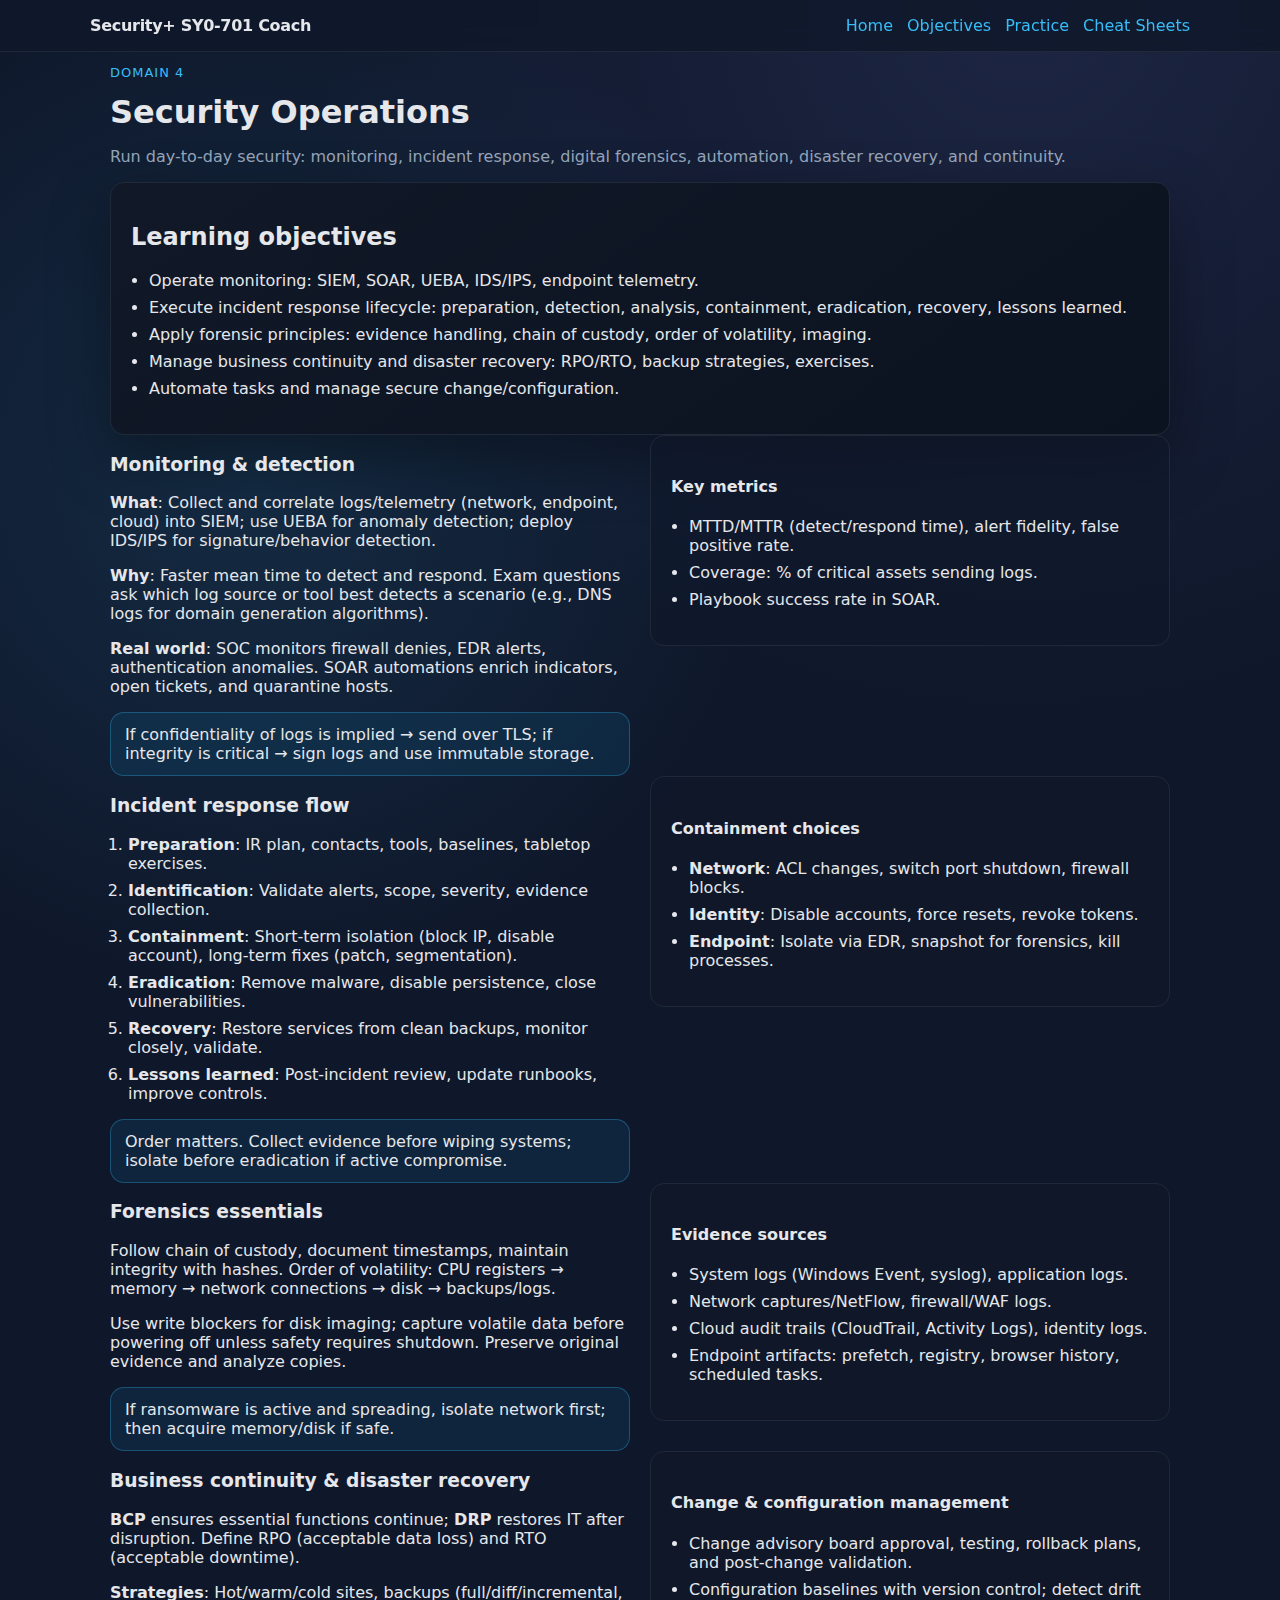
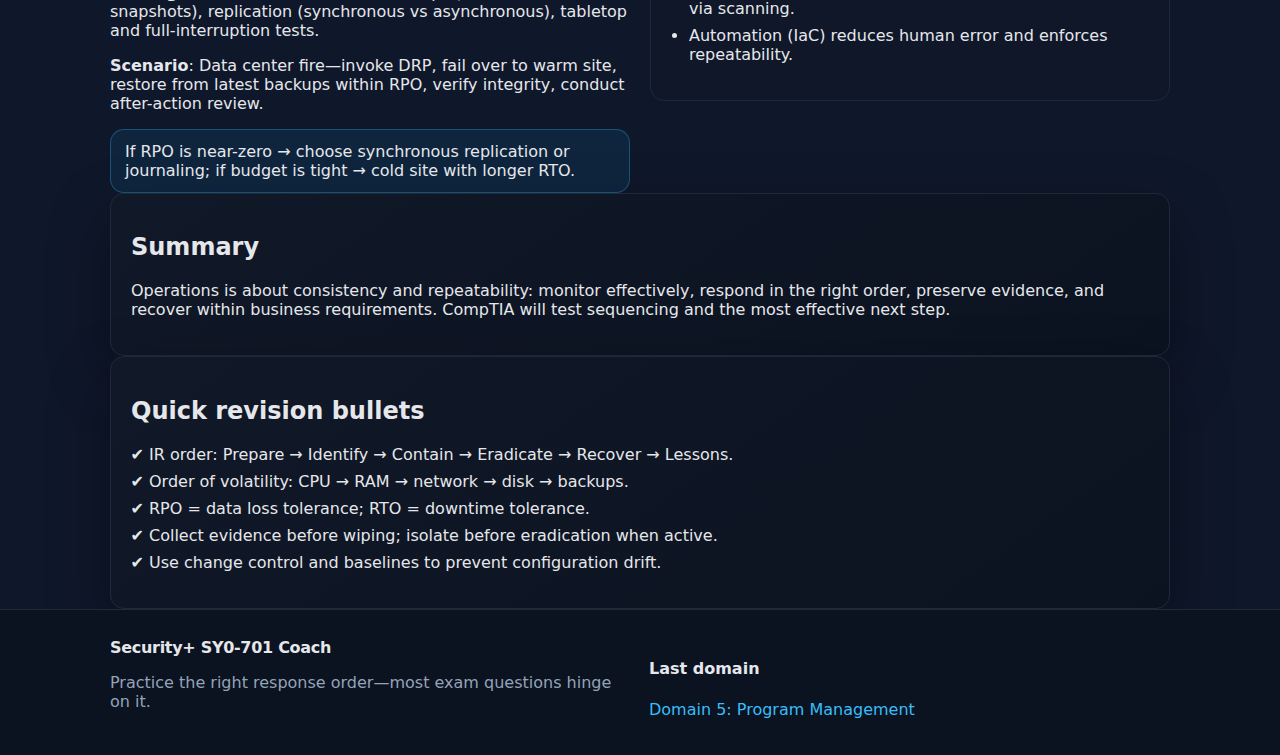
<file: domain4.html>
<!DOCTYPE html>
<html lang="en">
<head>
  <meta charset="UTF-8">
  <meta name="viewport" content="width=device-width, initial-scale=1.0">
  <title>Domain 4 – Security Operations | Security+ SY0-701</title>
  <link rel="stylesheet" href="style.css">
</head>
<body>
  <header class="site-header">
    <div class="container header-content">
      <div class="logo">Security+ SY0-701 Coach</div>
      <nav class="nav">
        <a href="index.html">Home</a>
        <a href="exam-objectives.html">Objectives</a>
        <a href="practice.html">Practice</a>
        <a href="revision.html">Cheat Sheets</a>
      </nav>
    </div>
  </header>

  <main class="container">
    <header class="page-header">
      <p class="eyebrow">Domain 4</p>
      <h1>Security Operations</h1>
      <p class="lead">Run day-to-day security: monitoring, incident response, digital forensics, automation, disaster recovery, and continuity.</p>
    </header>

    <section class="card">
      <h2>Learning objectives</h2>
      <ul class="bullet-list">
        <li>Operate monitoring: SIEM, SOAR, UEBA, IDS/IPS, endpoint telemetry.</li>
        <li>Execute incident response lifecycle: preparation, detection, analysis, containment, eradication, recovery, lessons learned.</li>
        <li>Apply forensic principles: evidence handling, chain of custody, order of volatility, imaging.</li>
        <li>Manage business continuity and disaster recovery: RPO/RTO, backup strategies, exercises.</li>
        <li>Automate tasks and manage secure change/configuration.</li>
      </ul>
    </section>

    <section class="grid two lesson">
      <div>
        <h3>Monitoring & detection</h3>
        <p><strong>What</strong>: Collect and correlate logs/telemetry (network, endpoint, cloud) into SIEM; use UEBA for anomaly detection; deploy IDS/IPS for signature/behavior detection.</p>
        <p><strong>Why</strong>: Faster mean time to detect and respond. Exam questions ask which log source or tool best detects a scenario (e.g., DNS logs for domain generation algorithms).</p>
        <p><strong>Real world</strong>: SOC monitors firewall denies, EDR alerts, authentication anomalies. SOAR automations enrich indicators, open tickets, and quarantine hosts.</p>
        <div class="exam-tip">If confidentiality of logs is implied → send over TLS; if integrity is critical → sign logs and use immutable storage.</div>
      </div>
      <div class="card outline">
        <h4>Key metrics</h4>
        <ul class="bullet-list">
          <li>MTTD/MTTR (detect/respond time), alert fidelity, false positive rate.</li>
          <li>Coverage: % of critical assets sending logs.</li>
          <li>Playbook success rate in SOAR.</li>
        </ul>
      </div>
    </section>

    <section class="grid two lesson">
      <div>
        <h3>Incident response flow</h3>
        <ol class="numbered">
          <li><strong>Preparation</strong>: IR plan, contacts, tools, baselines, tabletop exercises.</li>
          <li><strong>Identification</strong>: Validate alerts, scope, severity, evidence collection.</li>
          <li><strong>Containment</strong>: Short-term isolation (block IP, disable account), long-term fixes (patch, segmentation).</li>
          <li><strong>Eradication</strong>: Remove malware, disable persistence, close vulnerabilities.</li>
          <li><strong>Recovery</strong>: Restore services from clean backups, monitor closely, validate.</li>
          <li><strong>Lessons learned</strong>: Post-incident review, update runbooks, improve controls.</li>
        </ol>
        <div class="exam-tip">Order matters. Collect evidence before wiping systems; isolate before eradication if active compromise.</div>
      </div>
      <div class="card outline">
        <h4>Containment choices</h4>
        <ul class="bullet-list">
          <li><strong>Network</strong>: ACL changes, switch port shutdown, firewall blocks.</li>
          <li><strong>Identity</strong>: Disable accounts, force resets, revoke tokens.</li>
          <li><strong>Endpoint</strong>: Isolate via EDR, snapshot for forensics, kill processes.</li>
        </ul>
      </div>
    </section>

    <section class="grid two lesson">
      <div>
        <h3>Forensics essentials</h3>
        <p>Follow chain of custody, document timestamps, maintain integrity with hashes. Order of volatility: CPU registers → memory → network connections → disk → backups/logs.</p>
        <p>Use write blockers for disk imaging; capture volatile data before powering off unless safety requires shutdown. Preserve original evidence and analyze copies.</p>
        <div class="exam-tip">If ransomware is active and spreading, isolate network first; then acquire memory/disk if safe.</div>
      </div>
      <div class="card outline">
        <h4>Evidence sources</h4>
        <ul class="bullet-list">
          <li>System logs (Windows Event, syslog), application logs.</li>
          <li>Network captures/NetFlow, firewall/WAF logs.</li>
          <li>Cloud audit trails (CloudTrail, Activity Logs), identity logs.</li>
          <li>Endpoint artifacts: prefetch, registry, browser history, scheduled tasks.</li>
        </ul>
      </div>
    </section>

    <section class="grid two lesson">
      <div>
        <h3>Business continuity & disaster recovery</h3>
        <p><strong>BCP</strong> ensures essential functions continue; <strong>DRP</strong> restores IT after disruption. Define RPO (acceptable data loss) and RTO (acceptable downtime).</p>
        <p><strong>Strategies</strong>: Hot/warm/cold sites, backups (full/diff/incremental, snapshots), replication (synchronous vs asynchronous), tabletop and full-interruption tests.</p>
        <p><strong>Scenario</strong>: Data center fire—invoke DRP, fail over to warm site, restore from latest backups within RPO, verify integrity, conduct after-action review.</p>
        <div class="exam-tip">If RPO is near-zero → choose synchronous replication or journaling; if budget is tight → cold site with longer RTO.</div>
      </div>
      <div class="card outline">
        <h4>Change & configuration management</h4>
        <ul class="bullet-list">
          <li>Change advisory board approval, testing, rollback plans, and post-change validation.</li>
          <li>Configuration baselines with version control; detect drift via scanning.</li>
          <li>Automation (IaC) reduces human error and enforces repeatability.</li>
        </ul>
      </div>
    </section>

    <section class="card">
      <h2>Summary</h2>
      <p>Operations is about consistency and repeatability: monitor effectively, respond in the right order, preserve evidence, and recover within business requirements. CompTIA will test sequencing and the most effective next step.</p>
    </section>

    <section class="card">
      <h2>Quick revision bullets</h2>
      <ul class="checklist">
        <li>IR order: Prepare → Identify → Contain → Eradicate → Recover → Lessons.</li>
        <li>Order of volatility: CPU → RAM → network → disk → backups.</li>
        <li>RPO = data loss tolerance; RTO = downtime tolerance.</li>
        <li>Collect evidence before wiping; isolate before eradication when active.</li>
        <li>Use change control and baselines to prevent configuration drift.</li>
      </ul>
    </section>
  </main>

  <footer class="footer">
    <div class="container footer-grid">
      <div>
        <div class="logo">Security+ SY0-701 Coach</div>
        <p class="muted">Practice the right response order—most exam questions hinge on it.</p>
      </div>
      <div>
        <h4>Last domain</h4>
        <ul class="footer-links">
          <li><a href="domain5.html">Domain 5: Program Management</a></li>
        </ul>
      </div>
    </div>
  </footer>
</body>
</html>
</file>
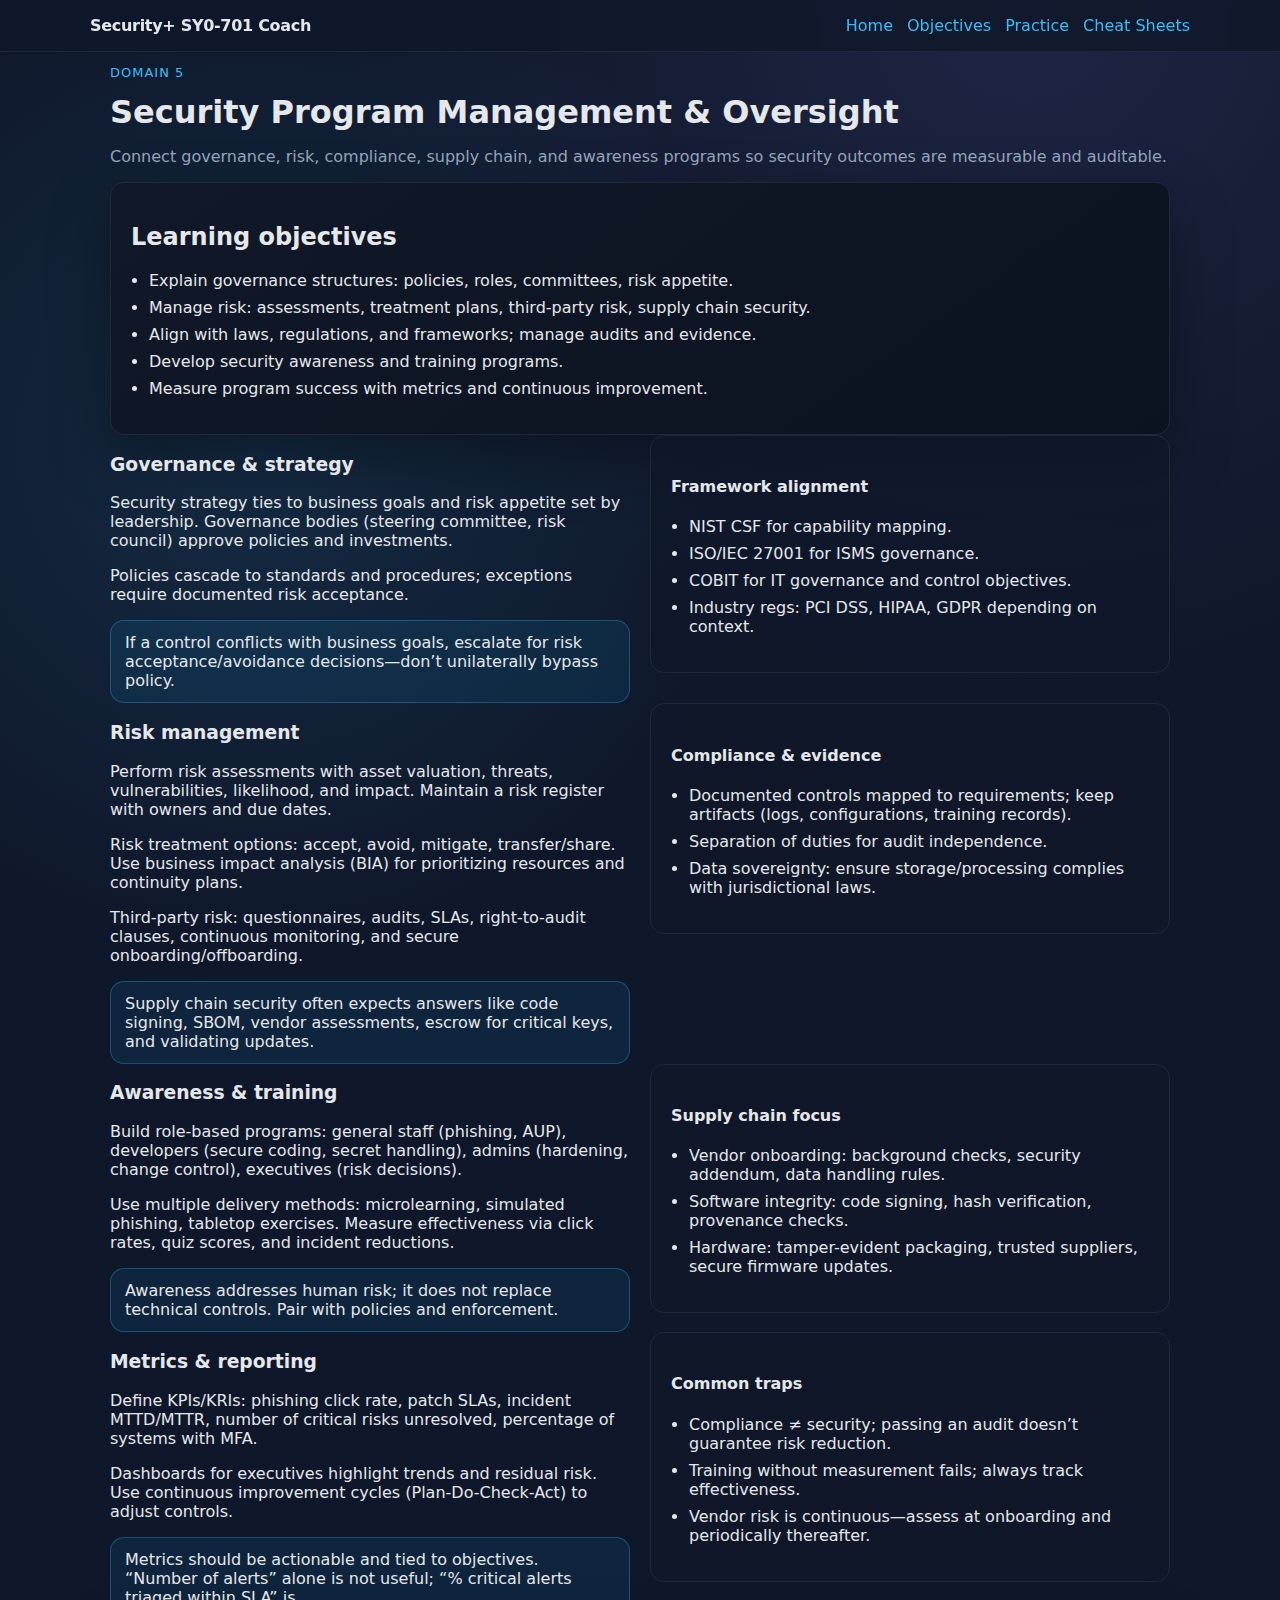
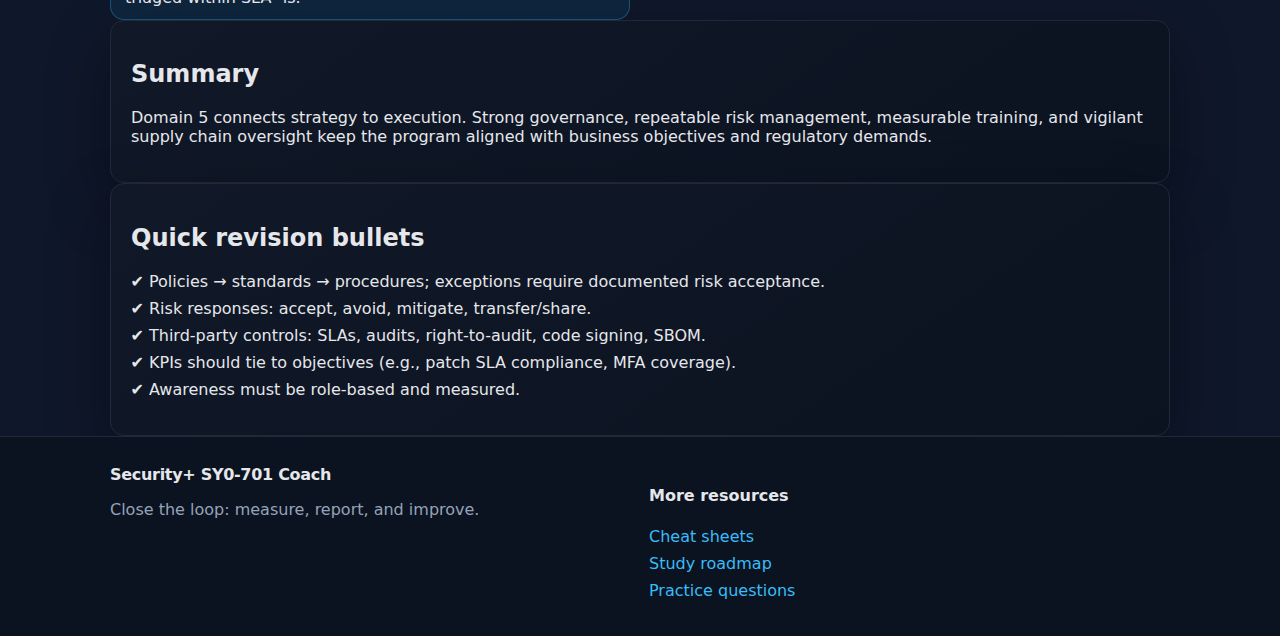
<file: domain5.html>
<!DOCTYPE html>
<html lang="en">
<head>
  <meta charset="UTF-8">
  <meta name="viewport" content="width=device-width, initial-scale=1.0">
  <title>Domain 5 – Security Program Management & Oversight | Security+ SY0-701</title>
  <link rel="stylesheet" href="style.css">
</head>
<body>
  <header class="site-header">
    <div class="container header-content">
      <div class="logo">Security+ SY0-701 Coach</div>
      <nav class="nav">
        <a href="index.html">Home</a>
        <a href="exam-objectives.html">Objectives</a>
        <a href="practice.html">Practice</a>
        <a href="revision.html">Cheat Sheets</a>
      </nav>
    </div>
  </header>

  <main class="container">
    <header class="page-header">
      <p class="eyebrow">Domain 5</p>
      <h1>Security Program Management & Oversight</h1>
      <p class="lead">Connect governance, risk, compliance, supply chain, and awareness programs so security outcomes are measurable and auditable.</p>
    </header>

    <section class="card">
      <h2>Learning objectives</h2>
      <ul class="bullet-list">
        <li>Explain governance structures: policies, roles, committees, risk appetite.</li>
        <li>Manage risk: assessments, treatment plans, third-party risk, supply chain security.</li>
        <li>Align with laws, regulations, and frameworks; manage audits and evidence.</li>
        <li>Develop security awareness and training programs.</li>
        <li>Measure program success with metrics and continuous improvement.</li>
      </ul>
    </section>

    <section class="grid two lesson">
      <div>
        <h3>Governance & strategy</h3>
        <p>Security strategy ties to business goals and risk appetite set by leadership. Governance bodies (steering committee, risk council) approve policies and investments.</p>
        <p>Policies cascade to standards and procedures; exceptions require documented risk acceptance.</p>
        <div class="exam-tip">If a control conflicts with business goals, escalate for risk acceptance/avoidance decisions—don’t unilaterally bypass policy.</div>
      </div>
      <div class="card outline">
        <h4>Framework alignment</h4>
        <ul class="bullet-list">
          <li>NIST CSF for capability mapping.</li>
          <li>ISO/IEC 27001 for ISMS governance.</li>
          <li>COBIT for IT governance and control objectives.</li>
          <li>Industry regs: PCI DSS, HIPAA, GDPR depending on context.</li>
        </ul>
      </div>
    </section>

    <section class="grid two lesson">
      <div>
        <h3>Risk management</h3>
        <p>Perform risk assessments with asset valuation, threats, vulnerabilities, likelihood, and impact. Maintain a risk register with owners and due dates.</p>
        <p>Risk treatment options: accept, avoid, mitigate, transfer/share. Use business impact analysis (BIA) for prioritizing resources and continuity plans.</p>
        <p>Third-party risk: questionnaires, audits, SLAs, right-to-audit clauses, continuous monitoring, and secure onboarding/offboarding.</p>
        <div class="exam-tip">Supply chain security often expects answers like code signing, SBOM, vendor assessments, escrow for critical keys, and validating updates.</div>
      </div>
      <div class="card outline">
        <h4>Compliance & evidence</h4>
        <ul class="bullet-list">
          <li>Documented controls mapped to requirements; keep artifacts (logs, configurations, training records).</li>
          <li>Separation of duties for audit independence.</li>
          <li>Data sovereignty: ensure storage/processing complies with jurisdictional laws.</li>
        </ul>
      </div>
    </section>

    <section class="grid two lesson">
      <div>
        <h3>Awareness & training</h3>
        <p>Build role-based programs: general staff (phishing, AUP), developers (secure coding, secret handling), admins (hardening, change control), executives (risk decisions).</p>
        <p>Use multiple delivery methods: microlearning, simulated phishing, tabletop exercises. Measure effectiveness via click rates, quiz scores, and incident reductions.</p>
        <div class="exam-tip">Awareness addresses human risk; it does not replace technical controls. Pair with policies and enforcement.</div>
      </div>
      <div class="card outline">
        <h4>Supply chain focus</h4>
        <ul class="bullet-list">
          <li>Vendor onboarding: background checks, security addendum, data handling rules.</li>
          <li>Software integrity: code signing, hash verification, provenance checks.</li>
          <li>Hardware: tamper-evident packaging, trusted suppliers, secure firmware updates.</li>
        </ul>
      </div>
    </section>

    <section class="grid two lesson">
      <div>
        <h3>Metrics & reporting</h3>
        <p>Define KPIs/KRIs: phishing click rate, patch SLAs, incident MTTD/MTTR, number of critical risks unresolved, percentage of systems with MFA.</p>
        <p>Dashboards for executives highlight trends and residual risk. Use continuous improvement cycles (Plan-Do-Check-Act) to adjust controls.</p>
        <div class="exam-tip">Metrics should be actionable and tied to objectives. “Number of alerts” alone is not useful; “% critical alerts triaged within SLA” is.</div>
      </div>
      <div class="card outline">
        <h4>Common traps</h4>
        <ul class="bullet-list">
          <li>Compliance ≠ security; passing an audit doesn’t guarantee risk reduction.</li>
          <li>Training without measurement fails; always track effectiveness.</li>
          <li>Vendor risk is continuous—assess at onboarding and periodically thereafter.</li>
        </ul>
      </div>
    </section>

    <section class="card">
      <h2>Summary</h2>
      <p>Domain 5 connects strategy to execution. Strong governance, repeatable risk management, measurable training, and vigilant supply chain oversight keep the program aligned with business objectives and regulatory demands.</p>
    </section>

    <section class="card">
      <h2>Quick revision bullets</h2>
      <ul class="checklist">
        <li>Policies → standards → procedures; exceptions require documented risk acceptance.</li>
        <li>Risk responses: accept, avoid, mitigate, transfer/share.</li>
        <li>Third-party controls: SLAs, audits, right-to-audit, code signing, SBOM.</li>
        <li>KPIs should tie to objectives (e.g., patch SLA compliance, MFA coverage).</li>
        <li>Awareness must be role-based and measured.</li>
      </ul>
    </section>
  </main>

  <footer class="footer">
    <div class="container footer-grid">
      <div>
        <div class="logo">Security+ SY0-701 Coach</div>
        <p class="muted">Close the loop: measure, report, and improve.</p>
      </div>
      <div>
        <h4>More resources</h4>
        <ul class="footer-links">
          <li><a href="revision.html">Cheat sheets</a></li>
          <li><a href="roadmap.html">Study roadmap</a></li>
          <li><a href="practice.html">Practice questions</a></li>
        </ul>
      </div>
    </div>
  </footer>
</body>
</html>
</file>
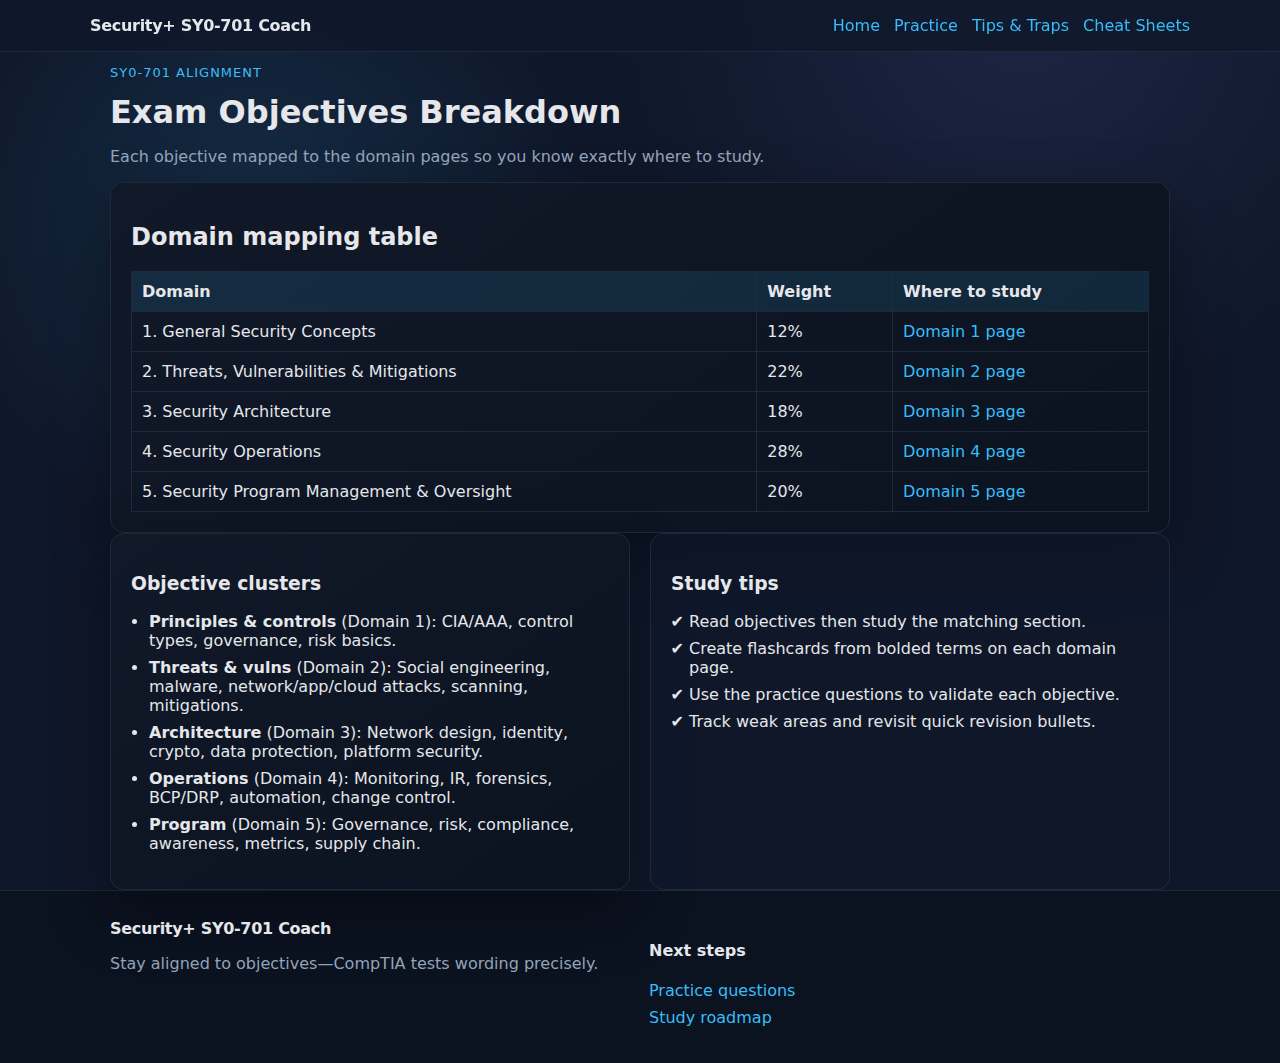
<file: exam-objectives.html>
<!DOCTYPE html>
<html lang="en">
<head>
  <meta charset="UTF-8">
  <meta name="viewport" content="width=device-width, initial-scale=1.0">
  <title>Exam Objectives Breakdown | Security+ SY0-701</title>
  <link rel="stylesheet" href="style.css">
</head>
<body>
  <header class="site-header">
    <div class="container header-content">
      <div class="logo">Security+ SY0-701 Coach</div>
      <nav class="nav">
        <a href="index.html">Home</a>
        <a href="practice.html">Practice</a>
        <a href="exam-tips.html">Tips & Traps</a>
        <a href="revision.html">Cheat Sheets</a>
      </nav>
    </div>
  </header>

  <main class="container">
    <header class="page-header">
      <p class="eyebrow">SY0-701 alignment</p>
      <h1>Exam Objectives Breakdown</h1>
      <p class="lead">Each objective mapped to the domain pages so you know exactly where to study.</p>
    </header>

    <section class="card">
      <h2>Domain mapping table</h2>
      <table class="table">
        <thead><tr><th>Domain</th><th>Weight</th><th>Where to study</th></tr></thead>
        <tbody>
          <tr><td>1. General Security Concepts</td><td>12%</td><td><a href="domain1.html">Domain 1 page</a></td></tr>
          <tr><td>2. Threats, Vulnerabilities & Mitigations</td><td>22%</td><td><a href="domain2.html">Domain 2 page</a></td></tr>
          <tr><td>3. Security Architecture</td><td>18%</td><td><a href="domain3.html">Domain 3 page</a></td></tr>
          <tr><td>4. Security Operations</td><td>28%</td><td><a href="domain4.html">Domain 4 page</a></td></tr>
          <tr><td>5. Security Program Management & Oversight</td><td>20%</td><td><a href="domain5.html">Domain 5 page</a></td></tr>
        </tbody>
      </table>
    </section>

    <section class="grid two">
      <div class="card">
        <h3>Objective clusters</h3>
        <ul class="bullet-list">
          <li><strong>Principles & controls</strong> (Domain 1): CIA/AAA, control types, governance, risk basics.</li>
          <li><strong>Threats & vulns</strong> (Domain 2): Social engineering, malware, network/app/cloud attacks, scanning, mitigations.</li>
          <li><strong>Architecture</strong> (Domain 3): Network design, identity, crypto, data protection, platform security.</li>
          <li><strong>Operations</strong> (Domain 4): Monitoring, IR, forensics, BCP/DRP, automation, change control.</li>
          <li><strong>Program</strong> (Domain 5): Governance, risk, compliance, awareness, metrics, supply chain.</li>
        </ul>
      </div>
      <div class="card outline">
        <h3>Study tips</h3>
        <ul class="checklist">
          <li>Read objectives then study the matching section.</li>
          <li>Create flashcards from bolded terms on each domain page.</li>
          <li>Use the practice questions to validate each objective.</li>
          <li>Track weak areas and revisit quick revision bullets.</li>
        </ul>
      </div>
    </section>
  </main>

  <footer class="footer">
    <div class="container footer-grid">
      <div>
        <div class="logo">Security+ SY0-701 Coach</div>
        <p class="muted">Stay aligned to objectives—CompTIA tests wording precisely.</p>
      </div>
      <div>
        <h4>Next steps</h4>
        <ul class="footer-links">
          <li><a href="practice.html">Practice questions</a></li>
          <li><a href="roadmap.html">Study roadmap</a></li>
        </ul>
      </div>
    </div>
  </footer>
</body>
</html>
</file>
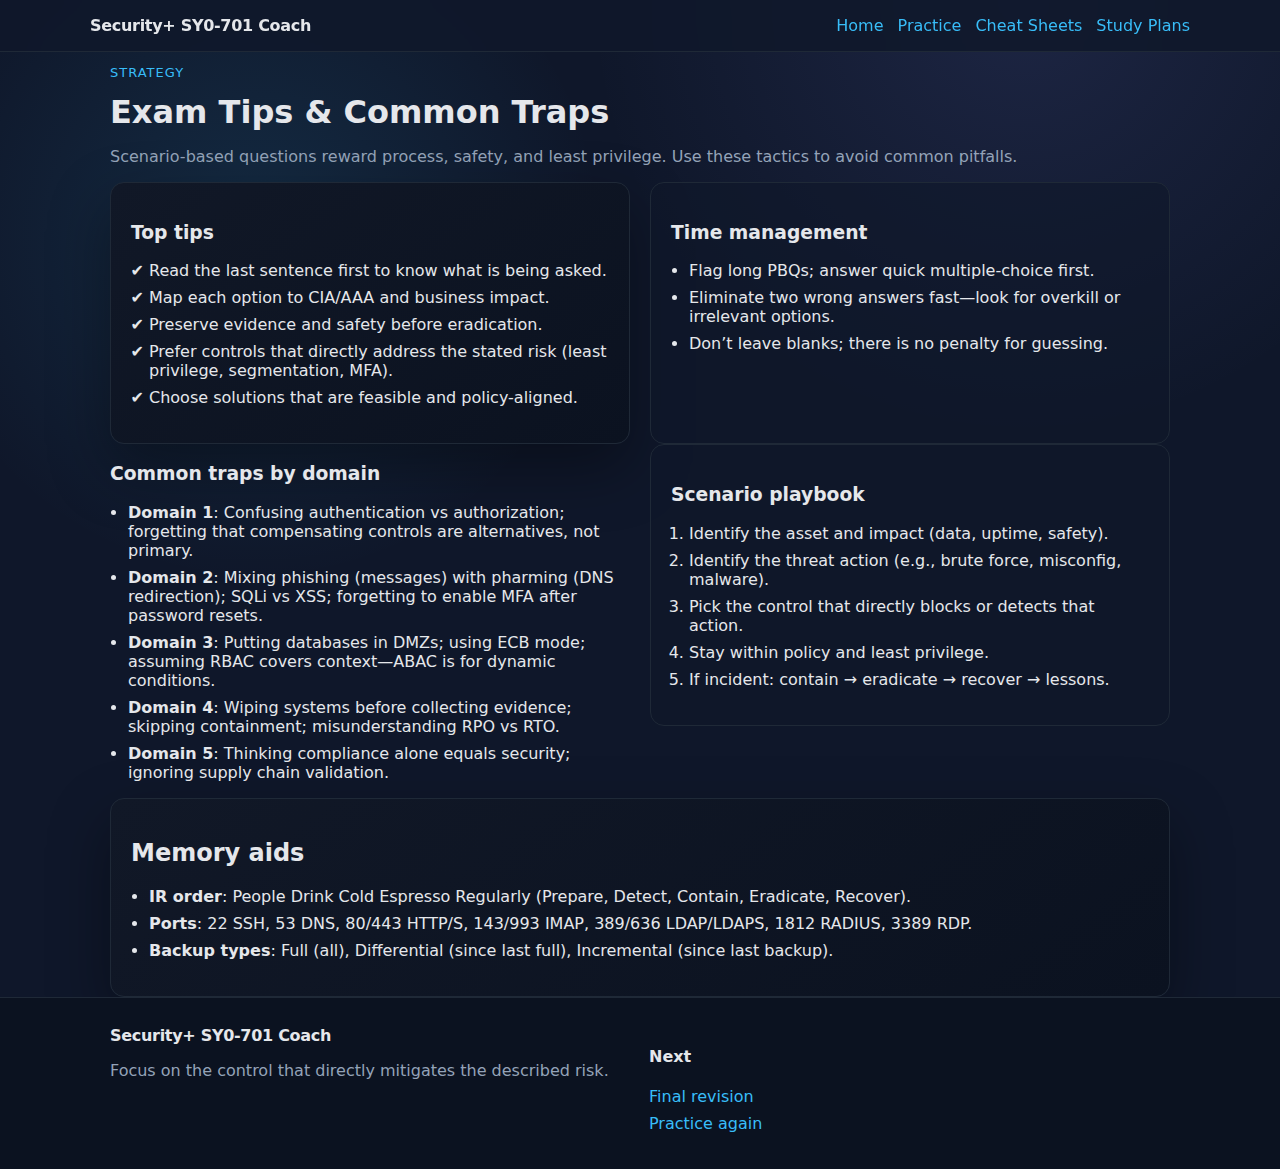
<file: exam-tips.html>
<!DOCTYPE html>
<html lang="en">
<head>
  <meta charset="UTF-8">
  <meta name="viewport" content="width=device-width, initial-scale=1.0">
  <title>Exam Tips & Traps | Security+ SY0-701</title>
  <link rel="stylesheet" href="style.css">
</head>
<body>
  <header class="site-header">
    <div class="container header-content">
      <div class="logo">Security+ SY0-701 Coach</div>
      <nav class="nav">
        <a href="index.html">Home</a>
        <a href="practice.html">Practice</a>
        <a href="revision.html">Cheat Sheets</a>
        <a href="roadmap.html">Study Plans</a>
      </nav>
    </div>
  </header>

  <main class="container">
    <header class="page-header">
      <p class="eyebrow">Strategy</p>
      <h1>Exam Tips & Common Traps</h1>
      <p class="lead">Scenario-based questions reward process, safety, and least privilege. Use these tactics to avoid common pitfalls.</p>
    </header>

    <section class="grid two">
      <div class="card">
        <h3>Top tips</h3>
        <ul class="checklist">
          <li>Read the last sentence first to know what is being asked.</li>
          <li>Map each option to CIA/AAA and business impact.</li>
          <li>Preserve evidence and safety before eradication.</li>
          <li>Prefer controls that directly address the stated risk (least privilege, segmentation, MFA).</li>
          <li>Choose solutions that are feasible and policy-aligned.</li>
        </ul>
      </div>
      <div class="card outline">
        <h3>Time management</h3>
        <ul class="bullet-list">
          <li>Flag long PBQs; answer quick multiple-choice first.</li>
          <li>Eliminate two wrong answers fast—look for overkill or irrelevant options.</li>
          <li>Don’t leave blanks; there is no penalty for guessing.</li>
        </ul>
      </div>
    </section>

    <section class="grid two lesson">
      <div>
        <h3>Common traps by domain</h3>
        <ul class="bullet-list">
          <li><strong>Domain 1</strong>: Confusing authentication vs authorization; forgetting that compensating controls are alternatives, not primary.</li>
          <li><strong>Domain 2</strong>: Mixing phishing (messages) with pharming (DNS redirection); SQLi vs XSS; forgetting to enable MFA after password resets.</li>
          <li><strong>Domain 3</strong>: Putting databases in DMZs; using ECB mode; assuming RBAC covers context—ABAC is for dynamic conditions.</li>
          <li><strong>Domain 4</strong>: Wiping systems before collecting evidence; skipping containment; misunderstanding RPO vs RTO.</li>
          <li><strong>Domain 5</strong>: Thinking compliance alone equals security; ignoring supply chain validation.</li>
        </ul>
      </div>
      <div class="card outline">
        <h3>Scenario playbook</h3>
        <ol class="numbered">
          <li>Identify the asset and impact (data, uptime, safety).</li>
          <li>Identify the threat action (e.g., brute force, misconfig, malware).</li>
          <li>Pick the control that directly blocks or detects that action.</li>
          <li>Stay within policy and least privilege.</li>
          <li>If incident: contain → eradicate → recover → lessons.</li>
        </ol>
      </div>
    </section>

    <section class="card">
      <h2>Memory aids</h2>
      <ul class="bullet-list">
        <li><strong>IR order</strong>: People Drink Cold Espresso Regularly (Prepare, Detect, Contain, Eradicate, Recover).</li>
        <li><strong>Ports</strong>: 22 SSH, 53 DNS, 80/443 HTTP/S, 143/993 IMAP, 389/636 LDAP/LDAPS, 1812 RADIUS, 3389 RDP.</li>
        <li><strong>Backup types</strong>: Full (all), Differential (since last full), Incremental (since last backup).</li>
      </ul>
    </section>
  </main>

  <footer class="footer">
    <div class="container footer-grid">
      <div>
        <div class="logo">Security+ SY0-701 Coach</div>
        <p class="muted">Focus on the control that directly mitigates the described risk.</p>
      </div>
      <div>
        <h4>Next</h4>
        <ul class="footer-links">
          <li><a href="revision.html">Final revision</a></li>
          <li><a href="practice.html">Practice again</a></li>
        </ul>
      </div>
    </div>
  </footer>
</body>
</html>
</file>
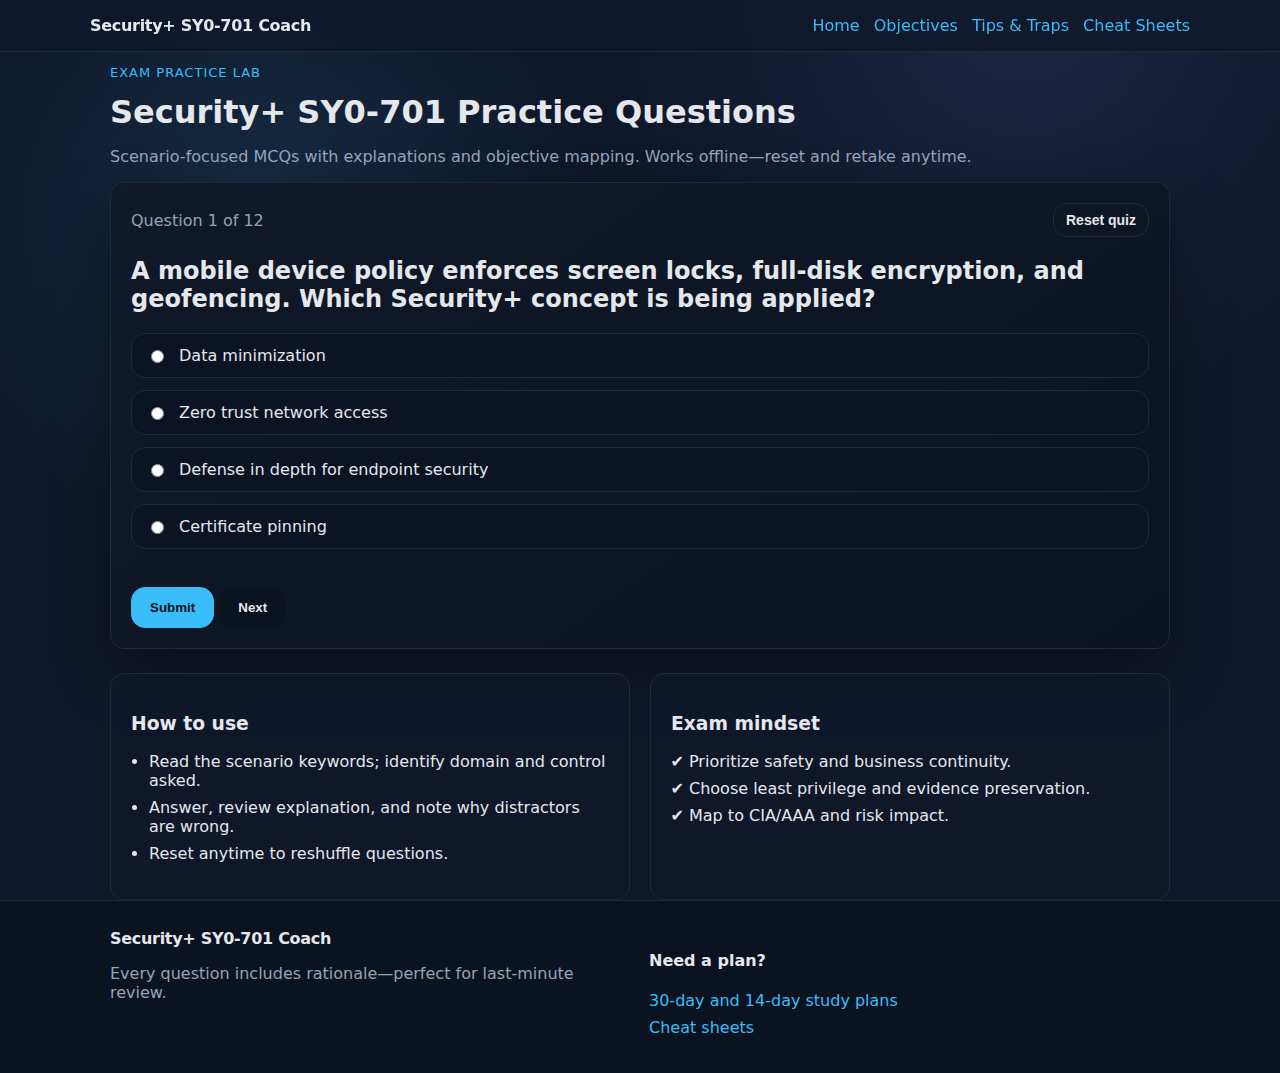
<file: practice.html>
<!DOCTYPE html>
<html lang="en">
<head>
  <meta charset="UTF-8">
  <meta name="viewport" content="width=device-width, initial-scale=1.0">
  <title>Practice Questions | Security+ SY0-701</title>
  <link rel="stylesheet" href="style.css">
</head>
<body>
  <header class="site-header">
    <div class="container header-content">
      <div class="logo">Security+ SY0-701 Coach</div>
      <nav class="nav">
        <a href="index.html">Home</a>
        <a href="exam-objectives.html">Objectives</a>
        <a href="exam-tips.html">Tips & Traps</a>
        <a href="revision.html">Cheat Sheets</a>
      </nav>
    </div>
  </header>

  <main class="container">
    <header class="page-header">
      <p class="eyebrow">Exam practice lab</p>
      <h1>Security+ SY0-701 Practice Questions</h1>
      <p class="lead">Scenario-focused MCQs with explanations and objective mapping. Works offline—reset and retake anytime.</p>
    </header>

    <section class="card quiz">
      <div class="quiz-meta">
        <span id="progress">Question 1 of 12</span>
        <button id="restart" class="btn ghost small" type="button">Reset quiz</button>
      </div>
      <h2 id="question-text"></h2>
      <form id="options" class="options" aria-label="Answer choices"></form>
      <div id="feedback" class="feedback" role="status"></div>
      <div class="actions">
        <button id="submit" type="button" class="btn primary">Submit</button>
        <button id="next" type="button" class="btn" disabled>Next</button>
      </div>
    </section>

    <section class="grid two">
      <div class="card outline">
        <h3>How to use</h3>
        <ul class="bullet-list">
          <li>Read the scenario keywords; identify domain and control asked.</li>
          <li>Answer, review explanation, and note why distractors are wrong.</li>
          <li>Reset anytime to reshuffle questions.</li>
        </ul>
      </div>
      <div class="card outline">
        <h3>Exam mindset</h3>
        <ul class="checklist">
          <li>Prioritize safety and business continuity.</li>
          <li>Choose least privilege and evidence preservation.</li>
          <li>Map to CIA/AAA and risk impact.</li>
        </ul>
      </div>
    </section>
  </main>

  <footer class="footer">
    <div class="container footer-grid">
      <div>
        <div class="logo">Security+ SY0-701 Coach</div>
        <p class="muted">Every question includes rationale—perfect for last-minute review.</p>
      </div>
      <div>
        <h4>Need a plan?</h4>
        <ul class="footer-links">
          <li><a href="roadmap.html">30-day and 14-day study plans</a></li>
          <li><a href="revision.html">Cheat sheets</a></li>
        </ul>
      </div>
    </div>
  </footer>

  <script src="practice.js"></script>
</body>
</html>
</file>
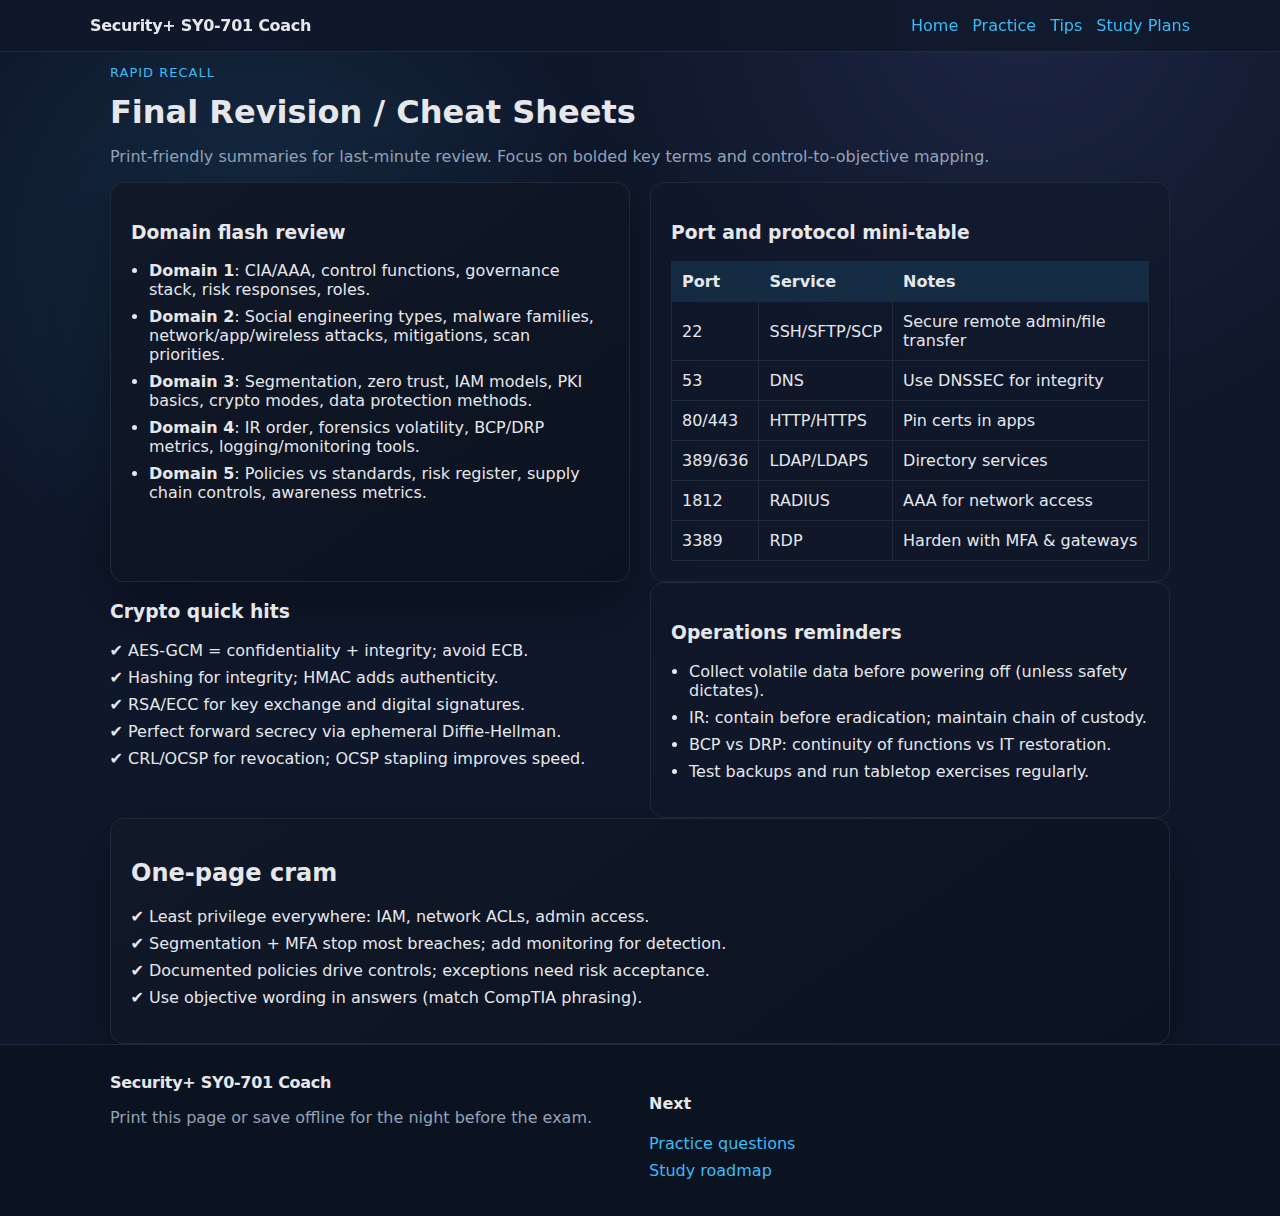
<file: revision.html>
<!DOCTYPE html>
<html lang="en">
<head>
  <meta charset="UTF-8">
  <meta name="viewport" content="width=device-width, initial-scale=1.0">
  <title>Final Revision & Cheat Sheets | Security+ SY0-701</title>
  <link rel="stylesheet" href="style.css">
</head>
<body>
  <header class="site-header">
    <div class="container header-content">
      <div class="logo">Security+ SY0-701 Coach</div>
      <nav class="nav">
        <a href="index.html">Home</a>
        <a href="practice.html">Practice</a>
        <a href="exam-tips.html">Tips</a>
        <a href="roadmap.html">Study Plans</a>
      </nav>
    </div>
  </header>

  <main class="container">
    <header class="page-header">
      <p class="eyebrow">Rapid recall</p>
      <h1>Final Revision / Cheat Sheets</h1>
      <p class="lead">Print-friendly summaries for last-minute review. Focus on bolded key terms and control-to-objective mapping.</p>
    </header>

    <section class="grid two">
      <div class="card">
        <h3>Domain flash review</h3>
        <ul class="bullet-list">
          <li><strong>Domain 1</strong>: CIA/AAA, control functions, governance stack, risk responses, roles.</li>
          <li><strong>Domain 2</strong>: Social engineering types, malware families, network/app/wireless attacks, mitigations, scan priorities.</li>
          <li><strong>Domain 3</strong>: Segmentation, zero trust, IAM models, PKI basics, crypto modes, data protection methods.</li>
          <li><strong>Domain 4</strong>: IR order, forensics volatility, BCP/DRP metrics, logging/monitoring tools.</li>
          <li><strong>Domain 5</strong>: Policies vs standards, risk register, supply chain controls, awareness metrics.</li>
        </ul>
      </div>
      <div class="card outline">
        <h3>Port and protocol mini-table</h3>
        <table class="table">
          <thead><tr><th>Port</th><th>Service</th><th>Notes</th></tr></thead>
          <tbody>
            <tr><td>22</td><td>SSH/SFTP/SCP</td><td>Secure remote admin/file transfer</td></tr>
            <tr><td>53</td><td>DNS</td><td>Use DNSSEC for integrity</td></tr>
            <tr><td>80/443</td><td>HTTP/HTTPS</td><td>Pin certs in apps</td></tr>
            <tr><td>389/636</td><td>LDAP/LDAPS</td><td>Directory services</td></tr>
            <tr><td>1812</td><td>RADIUS</td><td>AAA for network access</td></tr>
            <tr><td>3389</td><td>RDP</td><td>Harden with MFA & gateways</td></tr>
          </tbody>
        </table>
      </div>
    </section>

    <section class="grid two lesson">
      <div>
        <h3>Crypto quick hits</h3>
        <ul class="checklist">
          <li>AES-GCM = confidentiality + integrity; avoid ECB.</li>
          <li>Hashing for integrity; HMAC adds authenticity.</li>
          <li>RSA/ECC for key exchange and digital signatures.</li>
          <li>Perfect forward secrecy via ephemeral Diffie-Hellman.</li>
          <li>CRL/OCSP for revocation; OCSP stapling improves speed.</li>
        </ul>
      </div>
      <div class="card outline">
        <h3>Operations reminders</h3>
        <ul class="bullet-list">
          <li>Collect volatile data before powering off (unless safety dictates).</li>
          <li>IR: contain before eradication; maintain chain of custody.</li>
          <li>BCP vs DRP: continuity of functions vs IT restoration.</li>
          <li>Test backups and run tabletop exercises regularly.</li>
        </ul>
      </div>
    </section>

    <section class="card">
      <h2>One-page cram</h2>
      <ul class="checklist">
        <li>Least privilege everywhere: IAM, network ACLs, admin access.</li>
        <li>Segmentation + MFA stop most breaches; add monitoring for detection.</li>
        <li>Documented policies drive controls; exceptions need risk acceptance.</li>
        <li>Use objective wording in answers (match CompTIA phrasing).</li>
      </ul>
    </section>
  </main>

  <footer class="footer">
    <div class="container footer-grid">
      <div>
        <div class="logo">Security+ SY0-701 Coach</div>
        <p class="muted">Print this page or save offline for the night before the exam.</p>
      </div>
      <div>
        <h4>Next</h4>
        <ul class="footer-links">
          <li><a href="practice.html">Practice questions</a></li>
          <li><a href="roadmap.html">Study roadmap</a></li>
        </ul>
      </div>
    </div>
  </footer>
</body>
</html>
</file>
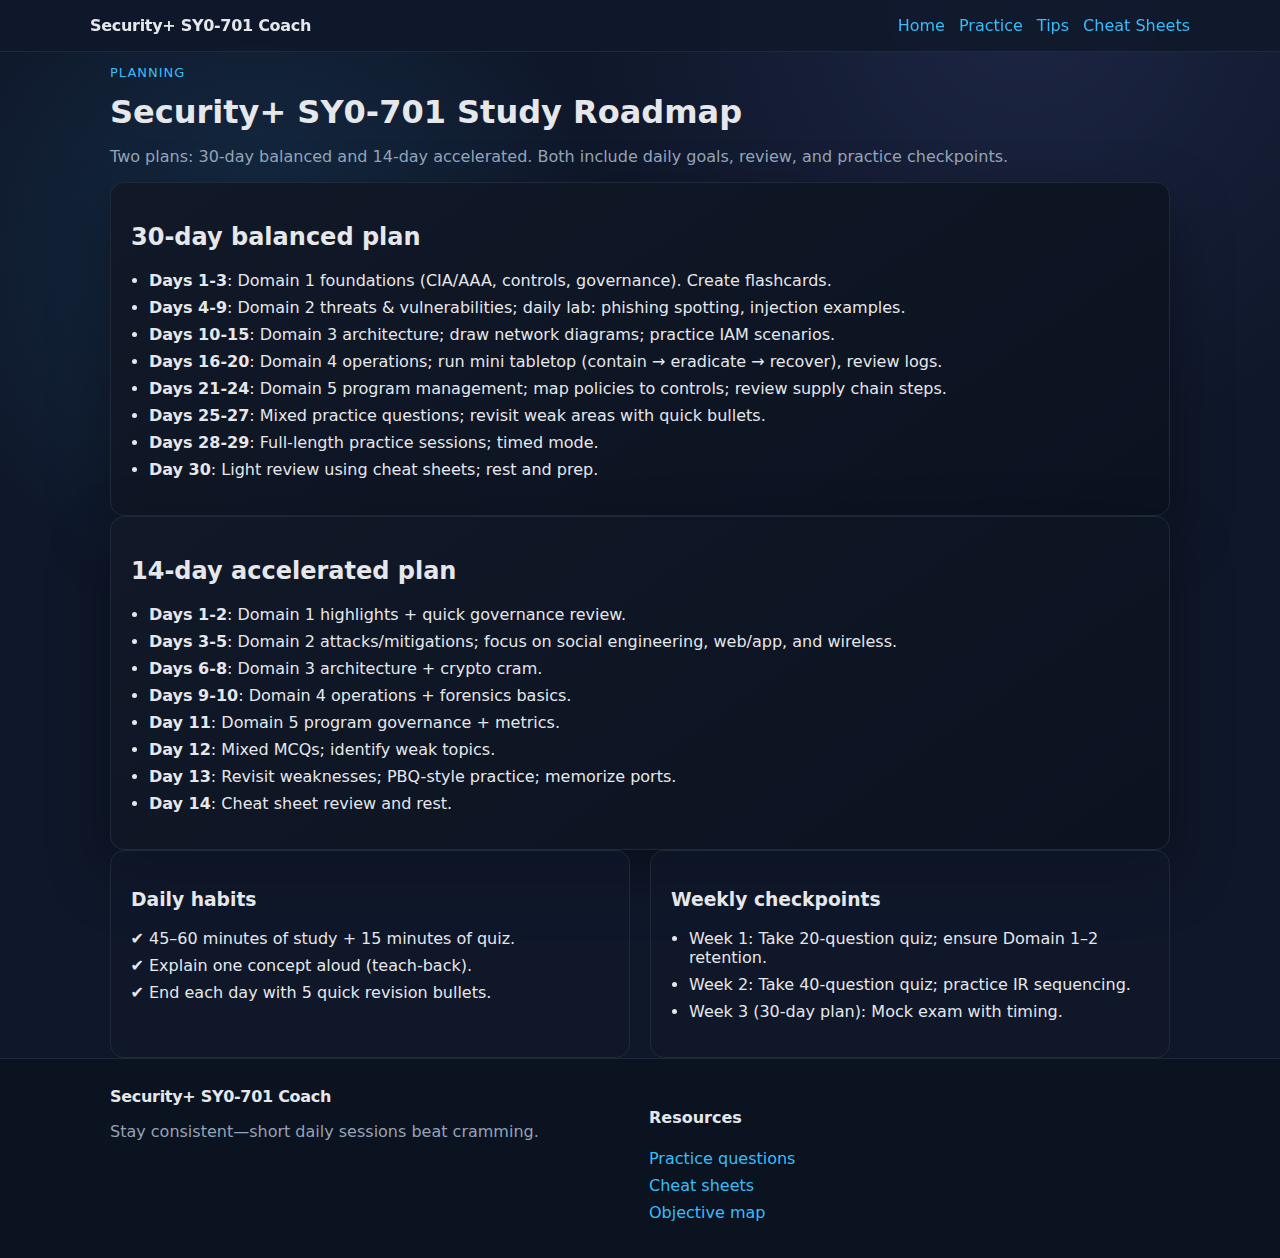
<file: roadmap.html>
<!DOCTYPE html>
<html lang="en">
<head>
  <meta charset="UTF-8">
  <meta name="viewport" content="width=device-width, initial-scale=1.0">
  <title>Study Roadmap | Security+ SY0-701</title>
  <link rel="stylesheet" href="style.css">
</head>
<body>
  <header class="site-header">
    <div class="container header-content">
      <div class="logo">Security+ SY0-701 Coach</div>
      <nav class="nav">
        <a href="index.html">Home</a>
        <a href="practice.html">Practice</a>
        <a href="exam-tips.html">Tips</a>
        <a href="revision.html">Cheat Sheets</a>
      </nav>
    </div>
  </header>

  <main class="container">
    <header class="page-header">
      <p class="eyebrow">Planning</p>
      <h1>Security+ SY0-701 Study Roadmap</h1>
      <p class="lead">Two plans: 30-day balanced and 14-day accelerated. Both include daily goals, review, and practice checkpoints.</p>
    </header>

    <section class="card">
      <h2>30-day balanced plan</h2>
      <ul class="bullet-list">
        <li><strong>Days 1-3</strong>: Domain 1 foundations (CIA/AAA, controls, governance). Create flashcards.</li>
        <li><strong>Days 4-9</strong>: Domain 2 threats & vulnerabilities; daily lab: phishing spotting, injection examples.</li>
        <li><strong>Days 10-15</strong>: Domain 3 architecture; draw network diagrams; practice IAM scenarios.</li>
        <li><strong>Days 16-20</strong>: Domain 4 operations; run mini tabletop (contain → eradicate → recover), review logs.</li>
        <li><strong>Days 21-24</strong>: Domain 5 program management; map policies to controls; review supply chain steps.</li>
        <li><strong>Days 25-27</strong>: Mixed practice questions; revisit weak areas with quick bullets.</li>
        <li><strong>Days 28-29</strong>: Full-length practice sessions; timed mode.</li>
        <li><strong>Day 30</strong>: Light review using cheat sheets; rest and prep.</li>
      </ul>
    </section>

    <section class="card" id="accelerated">
      <h2>14-day accelerated plan</h2>
      <ul class="bullet-list">
        <li><strong>Days 1-2</strong>: Domain 1 highlights + quick governance review.</li>
        <li><strong>Days 3-5</strong>: Domain 2 attacks/mitigations; focus on social engineering, web/app, and wireless.</li>
        <li><strong>Days 6-8</strong>: Domain 3 architecture + crypto cram.</li>
        <li><strong>Days 9-10</strong>: Domain 4 operations + forensics basics.</li>
        <li><strong>Day 11</strong>: Domain 5 program governance + metrics.</li>
        <li><strong>Day 12</strong>: Mixed MCQs; identify weak topics.</li>
        <li><strong>Day 13</strong>: Revisit weaknesses; PBQ-style practice; memorize ports.</li>
        <li><strong>Day 14</strong>: Cheat sheet review and rest.</li>
      </ul>
    </section>

    <section class="grid two">
      <div class="card outline">
        <h3>Daily habits</h3>
        <ul class="checklist">
          <li>45–60 minutes of study + 15 minutes of quiz.</li>
          <li>Explain one concept aloud (teach-back).</li>
          <li>End each day with 5 quick revision bullets.</li>
        </ul>
      </div>
      <div class="card outline">
        <h3>Weekly checkpoints</h3>
        <ul class="bullet-list">
          <li>Week 1: Take 20-question quiz; ensure Domain 1–2 retention.</li>
          <li>Week 2: Take 40-question quiz; practice IR sequencing.</li>
          <li>Week 3 (30-day plan): Mock exam with timing.</li>
        </ul>
      </div>
    </section>
  </main>

  <footer class="footer">
    <div class="container footer-grid">
      <div>
        <div class="logo">Security+ SY0-701 Coach</div>
        <p class="muted">Stay consistent—short daily sessions beat cramming.</p>
      </div>
      <div>
        <h4>Resources</h4>
        <ul class="footer-links">
          <li><a href="practice.html">Practice questions</a></li>
          <li><a href="revision.html">Cheat sheets</a></li>
          <li><a href="exam-objectives.html">Objective map</a></li>
        </ul>
      </div>
    </div>
  </footer>
</body>
</html>
</file>
<file: style.css>
:root {
  --bg: #0f172a;
  --surface: #111827;
  --surface-alt: #0b1220;
  --text: #e5e7eb;
  --muted: #94a3b8;
  --accent: #38bdf8;
  --accent-strong: #0ea5e9;
  --border: #1f2937;
  --radius: 14px;
  --shadow: 0 24px 60px rgba(0, 0, 0, 0.35);
}

* { box-sizing: border-box; }

body {
  margin: 0;
  font-family: "Segoe UI", system-ui, -apple-system, sans-serif;
  background: radial-gradient(circle at 20% 20%, rgba(56, 189, 248, 0.12), transparent 25%),
              radial-gradient(circle at 80% 0%, rgba(129, 140, 248, 0.12), transparent 28%),
              var(--bg);
  color: var(--text);
}

a { color: var(--accent); text-decoration: none; }
a:hover { color: var(--accent-strong); }

.container {
  width: 100%;
  max-width: 1100px;
  margin: 0 auto;
  padding: 0 20px;
}

.site-header {
  position: sticky;
  top: 0;
  z-index: 10;
  background: rgba(15, 23, 42, 0.85);
  backdrop-filter: blur(10px);
  border-bottom: 1px solid var(--border);
}

.header-content {
  display: flex;
  align-items: center;
  justify-content: space-between;
  padding: 16px 0;
}

.logo {
  font-weight: 700;
  letter-spacing: -0.3px;
}

.nav {
  display: flex;
  gap: 14px;
  flex-wrap: wrap;
}

main {
  padding: 32px 0 60px;
}

.hero {
  padding: 60px 0;
}

.page-header h1, .hero h1 { margin: 8px 0; }
.page-header .lead, .hero .lead { color: var(--muted); }

.grid {
  display: grid;
  gap: 20px;
}

.grid.two { grid-template-columns: repeat(auto-fit, minmax(280px, 1fr)); }
.grid.three { grid-template-columns: repeat(auto-fit, minmax(240px, 1fr)); }

.card {
  background: linear-gradient(145deg, var(--surface), var(--surface-alt));
  border: 1px solid var(--border);
  border-radius: var(--radius);
  padding: 20px;
  box-shadow: var(--shadow);
}

.card.outline { background: rgba(15, 23, 42, 0.6); box-shadow: none; }

.section-header { text-align: center; max-width: 720px; margin: 0 auto 26px; }

.btn {
  display: inline-flex;
  align-items: center;
  justify-content: center;
  gap: 8px;
  padding: 12px 18px;
  border-radius: var(--radius);
  border: 1px solid transparent;
  background: var(--surface-alt);
  color: var(--text);
  font-weight: 600;
  cursor: pointer;
  transition: transform 0.15s ease, box-shadow 0.2s ease, background 0.2s ease;
}

.btn.primary { background: var(--accent); color: #0b1220; border-color: var(--accent); }
.btn.ghost { background: transparent; border-color: var(--border); }
.btn.small { padding: 8px 12px; font-size: 14px; }

.btn:hover { transform: translateY(-1px); box-shadow: 0 12px 30px rgba(56, 189, 248, 0.35); }

.hero-actions { display: flex; gap: 12px; flex-wrap: wrap; margin: 16px 0; }
.highlights { display: flex; flex-direction: column; gap: 6px; color: var(--muted); }

.eyebrow { text-transform: uppercase; letter-spacing: 1px; color: var(--accent); font-size: 13px; }
.lead { color: var(--muted); }

.bullet-list, .checklist { padding-left: 18px; color: var(--text); }
.bullet-list li { margin-bottom: 8px; }
.checklist li { margin-bottom: 8px; list-style: "✔ "; }

.table { width: 100%; border-collapse: collapse; }
.table th, .table td { border: 1px solid var(--border); padding: 10px; text-align: left; }
.table thead { background: rgba(56, 189, 248, 0.12); }

.lesson { align-items: start; }
.callout, .exam-tip {
  background: rgba(56, 189, 248, 0.08);
  border: 1px solid rgba(56, 189, 248, 0.3);
  border-radius: var(--radius);
  padding: 12px 14px;
  margin-top: 10px;
  color: var(--text);
}
.exam-tip { background: rgba(14, 165, 233, 0.1); }

.footer {
  background: #0b1220;
  border-top: 1px solid var(--border);
  padding: 28px 0;
}
.footer-grid { display: grid; gap: 18px; grid-template-columns: repeat(auto-fit, minmax(240px, 1fr)); }
.footer-links { list-style: none; padding: 0; margin: 0; }
.footer-links li { margin-bottom: 8px; }
.muted { color: var(--muted); }

.quiz { margin-bottom: 24px; }
.quiz-meta { display: flex; justify-content: space-between; align-items: center; color: var(--muted); margin-bottom: 12px; }
.options { display: grid; gap: 12px; margin: 16px 0; }
.option { display: flex; gap: 12px; align-items: center; padding: 12px 14px; border: 1px solid var(--border); border-radius: var(--radius); background: #0c1424; }
.option input { accent-color: var(--accent); }
.option.selected { border-color: var(--accent); }
.option.correct { border-color: #10b981; background: rgba(16, 185, 129, 0.12); }
.option.incorrect { border-color: #f87171; background: rgba(248, 113, 113, 0.12); }
.feedback { min-height: 22px; font-weight: 600; color: var(--text); }

.numbered { padding-left: 18px; }
.numbered li { margin-bottom: 8px; }

.accent { background: linear-gradient(135deg, rgba(56, 189, 248, 0.12), rgba(14, 165, 233, 0.08)); padding: 40px 0; }

@media (max-width: 700px) {
  .header-content { flex-direction: column; align-items: flex-start; gap: 8px; }
  .hero { padding: 32px 0; }
}
</file>
